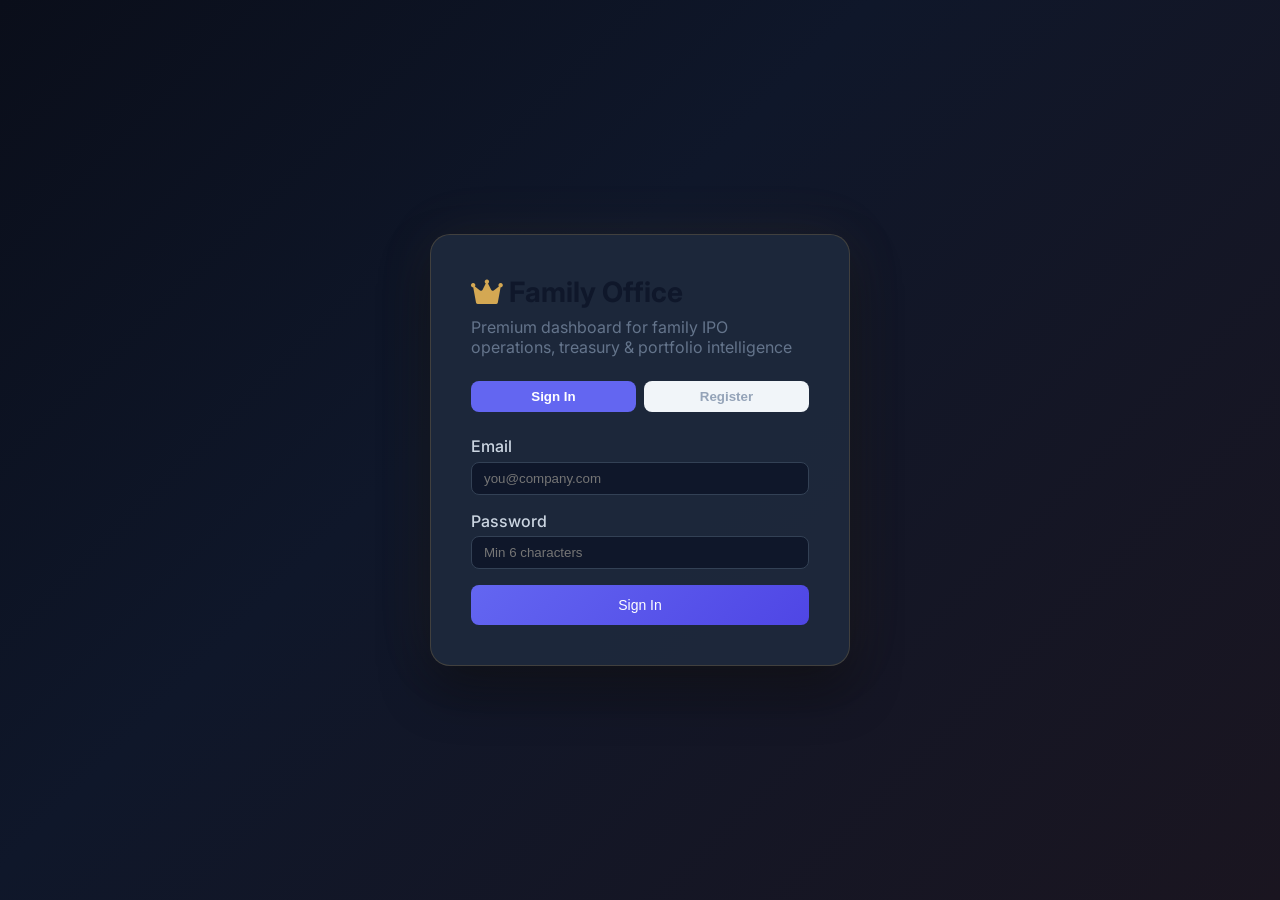
<file: index.html>
<!DOCTYPE html>
<html lang="en">

<head>
    <meta charset="UTF-8">
    <meta name="viewport" content="width=device-width, initial-scale=1.0, viewport-fit=cover">
    <meta name="theme-color" content="#0A0E1A">
    <title>Family Office Dashboard</title>
    <link rel="manifest" href="manifest.webmanifest">
    <link rel="icon" href="icons/icon.svg" type="image/svg+xml">
    <link rel="apple-touch-icon" href="icons/apple-touch-icon.png">
    <meta name="apple-mobile-web-app-capable" content="yes">
    <meta name="apple-mobile-web-app-status-bar-style" content="black-translucent">
    <meta name="apple-mobile-web-app-title" content="IPO Desk">
    <link rel="stylesheet" href="style.css">
    <link rel="stylesheet" href="family-office.css">
    <link rel="stylesheet" href="ipo-centre.css">
    <link rel="stylesheet" href="app-shell.css">
    <link rel="stylesheet" href="theme.css">
    <link rel="stylesheet" href="home.css">
    <style>
        /* Enhanced Dynamic UI Styles */
        .enhanced-dropdown {
            appearance: none;
            background: var(--card-bg);
            border: 2px solid var(--border-color);
            border-radius: 8px;
            padding: 0.5rem;
            font-size: 0.875rem;
            font-weight: 500;
            cursor: pointer;
            transition: all 0.3s ease;
            min-width: 120px;
        }

        .enhanced-dropdown:hover {
            border-color: var(--secondary-color);
            box-shadow: 0 0 0 3px rgba(99, 102, 241, 0.1);
            transform: translateY(-1px);
        }

        .enhanced-dropdown:focus {
            outline: none;
            border-color: var(--secondary-color);
            box-shadow: 0 0 0 3px rgba(99, 102, 241, 0.2);
        }

        .btn-gradient-primary {
            background: linear-gradient(135deg, #6366f1 0%, #4f46e5 100%);
            color: white;
            border: none;
            transition: all 0.3s ease;
        }

        .btn-gradient-primary:hover {
            transform: translateY(-2px);
            box-shadow: 0 8px 15px -3px rgba(99, 102, 241, 0.4);
        }

        .btn-gradient-success {
            background: linear-gradient(135deg, #10b981 0%, #059669 100%);
            color: white;
            border: none;
            transition: all 0.3s ease;
        }

        .btn-gradient-success:hover {
            transform: translateY(-2px);
            box-shadow: 0 8px 15px -3px rgba(16, 185, 129, 0.4);
        }

        .btn-gradient-info {
            background: linear-gradient(135deg, #3b82f6 0%, #2563eb 100%);
            color: white;
            border: none;
            transition: all 0.3s ease;
        }

        .btn-gradient-info:hover {
            transform: translateY(-2px);
            box-shadow: 0 8px 15px -3px rgba(59, 130, 246, 0.4);
        }

        .enhanced-row {
            transition: all 0.3s ease;
        }

        .enhanced-row:hover {
            background: linear-gradient(90deg, rgba(99, 102, 241, 0.05) 0%, transparent 100%);
            transform: translateX(4px);
        }

        /* Enhanced Status Badges with Animations */
        .status-badge {
            transition: all 0.3s ease;
            cursor: pointer;
        }

        .status-badge:hover {
            transform: scale(1.05);
            box-shadow: 0 2px 8px rgba(0, 0, 0, 0.15);
        }

        /* Dynamic Color Animations */
        @keyframes pulse-success {
            0%, 100% { box-shadow: 0 0 0 0 rgba(16, 185, 129, 0.4); }
            50% { box-shadow: 0 0 0 10px rgba(16, 185, 129, 0); }
        }

        @keyframes pulse-warning {
            0%, 100% { box-shadow: 0 0 0 0 rgba(245, 158, 11, 0.4); }
            50% { box-shadow: 0 0 0 10px rgba(245, 158, 11, 0); }
        }

        .pulse-success {
            animation: pulse-success 2s infinite;
        }

        .pulse-warning {
            animation: pulse-warning 2s infinite;
        }
    </style>
    <link
        href="https://fonts.googleapis.com/css2?family=Inter:wght@400;500;600;700&family=Manrope:wght@400;500;600;700&family=Bricolage+Grotesque:opsz,wdth,wght@12..96,75..100,400..800&family=Instrument+Sans:wght@400;500;600;700&display=swap"
        rel="stylesheet">
    <link rel="stylesheet" href="https://cdnjs.cloudflare.com/ajax/libs/font-awesome/6.0.0/css/all.min.css">
</head>

<body>
    <canvas id="particle-canvas"></canvas>
    <div class="app-container">
        <aside class="sidebar" id="sidebar">
            <div class="logo">
                <i class="fas fa-crown"></i> <span>Family Office</span>
            </div>
            <nav aria-label="Main">
                <ul>
                    <li class="fo-nav-section">Today</li>
                    <li class="active" data-view="home"><i class="fas fa-house"></i> <span>Home</span></li>
                    <li data-view="ipo-centre"><i class="fas fa-bolt"></i> <span>IPO Centre</span></li>
                    <li data-view="calendar"><i class="fas fa-calendar-alt"></i> <span>Calendar</span></li>
                    <li class="fo-nav-section">Apply and track</li>
                    <li data-view="allocation"><i class="fas fa-magic"></i> <span>Plan applications</span></li>
                    <li data-view="applications"><i class="fas fa-clipboard-list"></i> <span>Applications by IPO</span></li>
                    <li data-view="kanban"><i class="fas fa-columns"></i> <span>Application board</span></li>
                    <li data-view="allotment"><i class="fas fa-trophy"></i> <span>Allotment</span></li>
                    <li data-view="transfers"><i class="fas fa-exchange-alt"></i> <span>Money transfers</span></li>
                    <li class="fo-nav-section">Family and money</li>
                    <li data-view="investor-master"><i class="fas fa-users"></i> <span>Investors</span></li>
                    <li data-view="bank-master"><i class="fas fa-university"></i> <span>Banks</span></li>
                    <li data-view="treasury"><i class="fas fa-landmark"></i> <span>Treasury</span></li>
                    <li data-view="portfolio"><i class="fas fa-wallet"></i> <span>Portfolio</span></li>
                    <li data-view="wealth"><i class="fas fa-chart-pie"></i> <span>Family wealth</span></li>
                    <li class="fo-nav-section">Insights</li>
                    <li data-view="investor-wise"><i class="fas fa-user-friends"></i> <span>By investor</span></li>
                    <li data-view="bank-wise"><i class="fas fa-building-columns"></i> <span>By bank</span></li>
                    <li data-view="reports"><i class="fas fa-chart-bar"></i> <span>Reports</span></li>
                    <li data-view="advisor"><i class="fas fa-robot"></i> <span>AI Advisor</span></li>
                    <li class="fo-nav-section">Setup</li>
                    <li data-view="ipo-master"><i class="fas fa-building"></i> <span>My IPO list</span></li>
                    <li data-view="audit"><i class="fas fa-history"></i> <span>Activity log</span></li>
                    <li data-view="settings"><i class="fas fa-cog"></i> <span>Settings</span></li>
                </ul>
            </nav>
            <div class="sidebar-toggle" id="sidebar-toggle">
                <i class="fas fa-chevron-left"></i>
            </div>
        </aside>
        <main class="main-content">
            <header class="top-bar">
                <div class="search-bar">
                    <i class="fas fa-search"></i>
                    <input type="text" id="global-search" placeholder="Search investors, IPOs, applications...">
                </div>
                <div class="user-profile" style="display:flex;align-items:center;gap:12px">
                    <span id="fo-live-clock" class="org-badge" style="font-variant-numeric:tabular-nums"></span>
                    <button id="fo-notif-btn" class="btn-icon" title="Alerts" onclick="toggleFONotifications()">
                        <i class="fas fa-bell"></i><span id="fo-notif-badge" style="display:none;position:absolute;top:2px;right:2px;background:#ef4444;color:white;font-size:0.6rem;padding:1px 5px;border-radius:8px"></span>
                    </button>
                    <div id="fo-notif-panel" class="hidden" style="position:absolute;top:60px;right:24px;width:320px;max-height:400px;overflow:auto;background:var(--card-bg);border:1px solid var(--border-color);border-radius:12px;padding:0.75rem;z-index:100;box-shadow:0 12px 40px rgba(0,0,0,0.3)"></div>
                    <select id="fo-org-switcher" class="org-badge" style="cursor:pointer;padding:0.35rem 0.75rem;border-radius:8px;appearance:auto;background:transparent;color:inherit;border:1px solid var(--border-color);display:none"></select>
                    <span id="org-display-name" class="org-badge"></span>
                    <button id="theme-toggle" class="btn-icon"><i class="fas fa-moon"></i></button>
                    <div style="display: flex; align-items: center; gap: 10px;">
                        <div id="user-avatar"
                            style="width: 32px; height: 32px; background: var(--gradient-primary); border-radius: 50%; display: flex; align-items: center; justify-content: center; color: white; font-weight: bold;">
                            U</div>
                        <span id="user-display-name" style="font-weight: 500; color: var(--heading-color);">User</span>
                    </div>
                    <button id="logout-btn" class="btn btn-secondary" style="padding:0.4rem 0.75rem">Logout</button>
                </div>
            </header>
            <div id="content-area">
                <!-- Dynamic Content Loaded Here -->
                <h1>Welcome to IPO Dashboard</h1>
            </div>
        </main>
    </div>
    <script src="particles.js"></script>
    <script src="api-client.js"></script>
    <script src="script.js?v=fo-2026"></script>
    <script src="ipo-saas.js"></script>
    <script src="family-office.js"></script>
    <script src="ipo-centre.js"></script>
    <script src="home.js"></script>
    <script src="app-shell.js"></script>
    <script>
        // Enhanced Helper Functions for Dynamic UI
        
        // Create enhanced status dropdown with emojis
        function createEnhancedStatusDropdown(currentStatus, applicationId, fieldName) {
            const statusOptions = {
                'Applied': { emoji: '⏳', label: 'Applied', color: '#f59e0b', bg: '#fef3c7' },
                'Allotted': { emoji: '✅', label: 'Allotted', color: '#166534', bg: '#dcfce7' },
                'Not Allotted': { emoji: '❌', label: 'Not Allotted', color: '#991b1b', bg: '#fee2e2' }
            };
            
            if (fieldName === 'payment_status') {
                const paymentOptions = {
                    'Pending': { emoji: '⏱️', label: 'Pending', color: '#f59e0b', bg: '#fef3c7' },
                    'Received': { emoji: '💰', label: 'Received', color: '#166534', bg: '#dcfce7' }
                };
                const current = paymentOptions[currentStatus] || paymentOptions['Pending'];
                
                return `
                    <select class="enhanced-dropdown" 
                            style="background: ${current.bg}; color: ${current.color}; border: 2px solid ${current.color}; border-radius: 20px; padding: 0.25rem 0.75rem; font-weight: 600; font-size: 0.75rem; min-width: 120px;"
                            onchange="updateApplicationField(${applicationId}, '${fieldName}', this.value)">
                        ${Object.entries(paymentOptions).map(([value, option]) => 
                            `<option value="${value}" ${value === currentStatus ? 'selected' : ''}>${option.emoji} ${option.label}</option>`
                        ).join('')}
                    </select>
                `;
            }
            
            const current = statusOptions[currentStatus] || statusOptions['Applied'];
            
            return `
                <select class="enhanced-dropdown" 
                        style="background: ${current.bg}; color: ${current.color}; border: 2px solid ${current.color}; border-radius: 20px; padding: 0.25rem 0.75rem; font-weight: 600; font-size: 0.75rem; min-width: 130px;"
                        onchange="updateApplicationField(${applicationId}, '${fieldName}', this.value)">
                    ${Object.entries(statusOptions).map(([value, option]) => 
                        `<option value="${value}" ${value === currentStatus ? 'selected' : ''}>${option.emoji} ${option.label}</option>`
                    ).join('')}
                </select>
            `;
        }
        
        // Create IPO statistics summary cards
        function createIPOStatsSummaryCards() {
            if (!applications || !ipos) return '';
            
            // Calculate overall statistics
            const totalMoneyRequired = applications.reduce((sum, app) => sum + (app.application_amount || 0), 0);
            const moneyBlocked = applications.filter(app => app.status === 'Applied').reduce((sum, app) => sum + (app.application_amount || 0), 0);
            const profitEarned = applications.filter(app => app.status === 'Allotted').reduce((sum, app) => sum + (app.profit || 0), 0);
            const paymentPending = applications.filter(app => app.status === 'Allotted' && app.payment_status === 'Pending').reduce((sum, app) => sum + (app.application_amount || 0), 0);
            
            return `
                <div style="display: grid; grid-template-columns: repeat(4, 1fr); gap: 1.5rem; margin-bottom: 2rem;">
                    <div style="background: linear-gradient(135deg, #3b82f6 0%, #1d4ed8 100%); color: white; padding: 1.5rem; border-radius: 16px; box-shadow: 0 4px 6px -1px rgba(59, 130, 246, 0.3); transition: transform 0.3s ease; cursor: pointer;" onmouseover="this.style.transform='translateY(-4px)'" onmouseout="this.style.transform='translateY(0)'">
                        <div style="display: flex; align-items: center; gap: 0.75rem; margin-bottom: 0.5rem;">
                            <i class="fas fa-wallet" style="font-size: 1.5rem;"></i>
                            <span style="font-size: 0.875rem; opacity: 0.9;">Money Required</span>
                        </div>
                        <div style="font-size: 1.75rem; font-weight: 700;">${formatCurrency(totalMoneyRequired)}</div>
                    </div>
                    
                    <div style="background: linear-gradient(135deg, #f59e0b 0%, #d97706 100%); color: white; padding: 1.5rem; border-radius: 16px; box-shadow: 0 4px 6px -1px rgba(245, 158, 11, 0.3); transition: transform 0.3s ease; cursor: pointer;" onmouseover="this.style.transform='translateY(-4px)'" onmouseout="this.style.transform='translateY(0)'">
                        <div style="display: flex; align-items: center; gap: 0.75rem; margin-bottom: 0.5rem;">
                            <i class="fas fa-lock" style="font-size: 1.5rem;"></i>
                            <span style="font-size: 0.875rem; opacity: 0.9;">Money Blocked</span>
                        </div>
                        <div style="font-size: 1.75rem; font-weight: 700;">${formatCurrency(moneyBlocked)}</div>
                    </div>
                    
                    <div style="background: linear-gradient(135deg, #10b981 0%, #059669 100%); color: white; padding: 1.5rem; border-radius: 16px; box-shadow: 0 4px 6px -1px rgba(16, 185, 129, 0.3); transition: transform 0.3s ease; cursor: pointer;" onmouseover="this.style.transform='translateY(-4px)'" onmouseout="this.style.transform='translateY(0)'">
                        <div style="display: flex; align-items: center; gap: 0.75rem; margin-bottom: 0.5rem;">
                            <i class="fas fa-chart-line" style="font-size: 1.5rem;"></i>
                            <span style="font-size: 0.875rem; opacity: 0.9;">Profit Earned</span>
                        </div>
                        <div style="font-size: 1.75rem; font-weight: 700;">${formatCurrency(profitEarned)}</div>
                    </div>
                    
                    <div style="background: linear-gradient(135deg, #ef4444 0%, #dc2626 100%); color: white; padding: 1.5rem; border-radius: 16px; box-shadow: 0 4px 6px -1px rgba(239, 68, 68, 0.3); transition: transform 0.3s ease; cursor: pointer;" onmouseover="this.style.transform='translateY(-4px)'" onmouseout="this.style.transform='translateY(0)'">
                        <div style="display: flex; align-items: center; gap: 0.75rem; margin-bottom: 0.5rem;">
                            <i class="fas fa-clock" style="font-size: 1.5rem;"></i>
                            <span style="font-size: 0.875rem; opacity: 0.9;">Payment Pending</span>
                        </div>
                        <div style="font-size: 1.75rem; font-weight: 700;">${formatCurrency(paymentPending)}</div>
                    </div>
                </div>
            `;
        }
    </script>
</body>

</html>
</file>
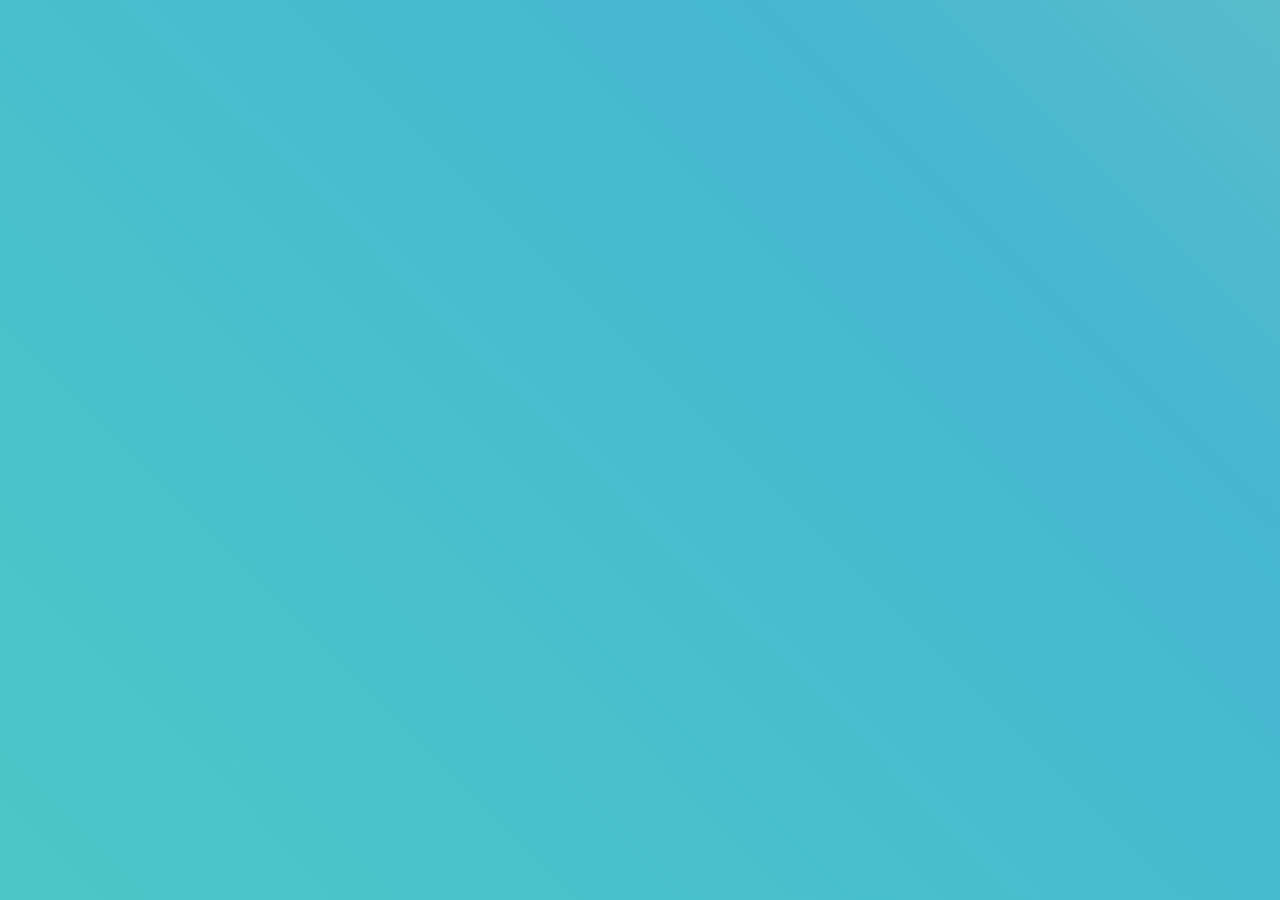
<file: attractive_dashboard.html>
<!DOCTYPE html>
<html lang="en">
<head>
    <meta charset="UTF-8">
    <meta name="viewport" content="width=device-width, initial-scale=1.0">
    <title>IPO Dashboard - Attractive & Dynamic</title>
    <link href="https://cdnjs.cloudflare.com/ajax/libs/font-awesome/6.0.0/css/all.min.css" rel="stylesheet">
    <style>
        * {
            margin: 0;
            padding: 0;
            box-sizing: border-box;
        }

        body {
            font-family: 'Segoe UI', Tahoma, Geneva, Verdana, sans-serif;
            background: linear-gradient(45deg, #ff6b6b, #4ecdc4, #45b7d1, #96ceb4, #feca57);
            background-size: 400% 400%;
            animation: gradientShift 15s ease infinite;
            min-height: 100vh;
            color: #333;
        }

        @keyframes gradientShift {
            0% { background-position: 0% 50%; }
            50% { background-position: 100% 50%; }
            100% { background-position: 0% 50%; }
        }

        .container {
            max-width: 1500px;
            margin: 0 auto;
            padding: 20px;
        }

        .header {
            background: rgba(255, 255, 255, 0.95);
            backdrop-filter: blur(15px);
            border-radius: 25px;
            padding: 30px;
            margin-bottom: 25px;
            box-shadow: 0 15px 50px rgba(0, 0, 0, 0.1);
            position: relative;
            overflow: hidden;
        }

        .header::before {
            content: '';
            position: absolute;
            top: -50%;
            left: -50%;
            width: 200%;
            height: 200%;
            background: linear-gradient(45deg, transparent, rgba(102, 126, 234, 0.1), transparent);
            animation: shimmer 3s linear infinite;
        }

        @keyframes shimmer {
            0% { transform: translateX(-100%) translateY(-100%) rotate(45deg); }
            100% { transform: translateX(100%) translateY(100%) rotate(45deg); }
        }

        .header h1 {
            color: #2d3748;
            font-size: 3rem;
            margin-bottom: 15px;
            display: flex;
            align-items: center;
            gap: 20px;
            position: relative;
            z-index: 1;
        }

        .header p {
            color: #4a5568;
            font-size: 1.2rem;
            position: relative;
            z-index: 1;
        }

        .tabs {
            display: flex;
            gap: 15px;
            margin-bottom: 25px;
            justify-content: center;
        }

        .tab {
            background: rgba(255, 255, 255, 0.9);
            border: none;
            padding: 15px 30px;
            border-radius: 50px;
            cursor: pointer;
            font-weight: 700;
            font-size: 1rem;
            transition: all 0.4s cubic-bezier(0.175, 0.885, 0.32, 1.275);
            box-shadow: 0 8px 25px rgba(0, 0, 0, 0.1);
            position: relative;
            overflow: hidden;
        }

        .tab::before {
            content: '';
            position: absolute;
            top: 0;
            left: -100%;
            width: 100%;
            height: 100%;
            background: linear-gradient(90deg, transparent, rgba(255, 255, 255, 0.4), transparent);
            transition: left 0.5s;
        }

        .tab:hover::before {
            left: 100%;
        }        .ta
b.active {
            background: linear-gradient(135deg, #667eea 0%, #764ba2 100%);
            color: white;
            transform: translateY(-5px) scale(1.05);
            box-shadow: 0 15px 40px rgba(102, 126, 234, 0.4);
        }

        .tab:hover {
            transform: translateY(-3px) scale(1.02);
            box-shadow: 0 12px 35px rgba(0, 0, 0, 0.2);
        }

        .content {
            background: rgba(255, 255, 255, 0.95);
            backdrop-filter: blur(15px);
            border-radius: 25px;
            padding: 35px;
            box-shadow: 0 15px 50px rgba(0, 0, 0, 0.1);
            position: relative;
            overflow: hidden;
        }

        /* Geometric Shapes */
        .diamond-card {
            background: linear-gradient(135deg, #ff6b6b 0%, #ee5a24 100%);
            transform: rotate(45deg);
            border-radius: 15px;
            padding: 20px;
            margin: 20px;
            color: white;
            box-shadow: 0 10px 30px rgba(255, 107, 107, 0.3);
            position: relative;
        }

        .diamond-content {
            transform: rotate(-45deg);
            text-align: center;
        }

        .hexagon-card {
            width: 200px;
            height: 200px;
            background: linear-gradient(135deg, #4ecdc4 0%, #44a08d 100%);
            margin: 20px;
            position: relative;
            border-radius: 20px;
            display: flex;
            align-items: center;
            justify-content: center;
            color: white;
            font-weight: 700;
            box-shadow: 0 10px 30px rgba(78, 205, 196, 0.3);
            transition: all 0.3s ease;
        }

        .hexagon-card:hover {
            transform: rotate(5deg) scale(1.05);
        }

        .square-card {
            background: linear-gradient(135deg, #feca57 0%, #ff9ff3 100%);
            border-radius: 20px;
            padding: 25px;
            margin: 15px;
            color: white;
            box-shadow: 0 10px 30px rgba(254, 202, 87, 0.3);
            transition: all 0.3s ease;
            position: relative;
            overflow: hidden;
        }

        .square-card::before {
            content: '';
            position: absolute;
            top: -50%;
            left: -50%;
            width: 200%;
            height: 200%;
            background: linear-gradient(45deg, transparent, rgba(255, 255, 255, 0.1), transparent);
            animation: rotate 4s linear infinite;
        }

        @keyframes rotate {
            0% { transform: rotate(0deg); }
            100% { transform: rotate(360deg); }
        }

        .circle-card {
            width: 180px;
            height: 180px;
            background: linear-gradient(135deg, #a8edea 0%, #fed6e3 100%);
            border-radius: 50%;
            display: flex;
            flex-direction: column;
            align-items: center;
            justify-content: center;
            color: #2d3748;
            font-weight: 700;
            box-shadow: 0 10px 30px rgba(168, 237, 234, 0.3);
            transition: all 0.3s ease;
            margin: 15px;
        }

        .circle-card:hover {
            transform: scale(1.1) rotate(10deg);
        }

        .stats-grid {
            display: grid;
            grid-template-columns: repeat(auto-fit, minmax(220px, 1fr));
            gap: 20px;
            margin-bottom: 30px;
        }

        .stat-card {
            background: linear-gradient(135deg, #667eea 0%, #764ba2 100%);
            color: white;
            padding: 25px;
            border-radius: 20px;
            text-align: center;
            box-shadow: 0 10px 30px rgba(102, 126, 234, 0.3);
            transition: all 0.3s ease;
            position: relative;
            overflow: hidden;
        }

        .stat-card:hover {
            transform: translateY(-8px) rotate(2deg);
            box-shadow: 0 20px 50px rgba(102, 126, 234, 0.4);
        }

        .stat-card::after {
            content: '';
            position: absolute;
            top: 10px;
            right: 10px;
            width: 40px;
            height: 40px;
            background: rgba(255, 255, 255, 0.2);
            border-radius: 50%;
        }
</file>
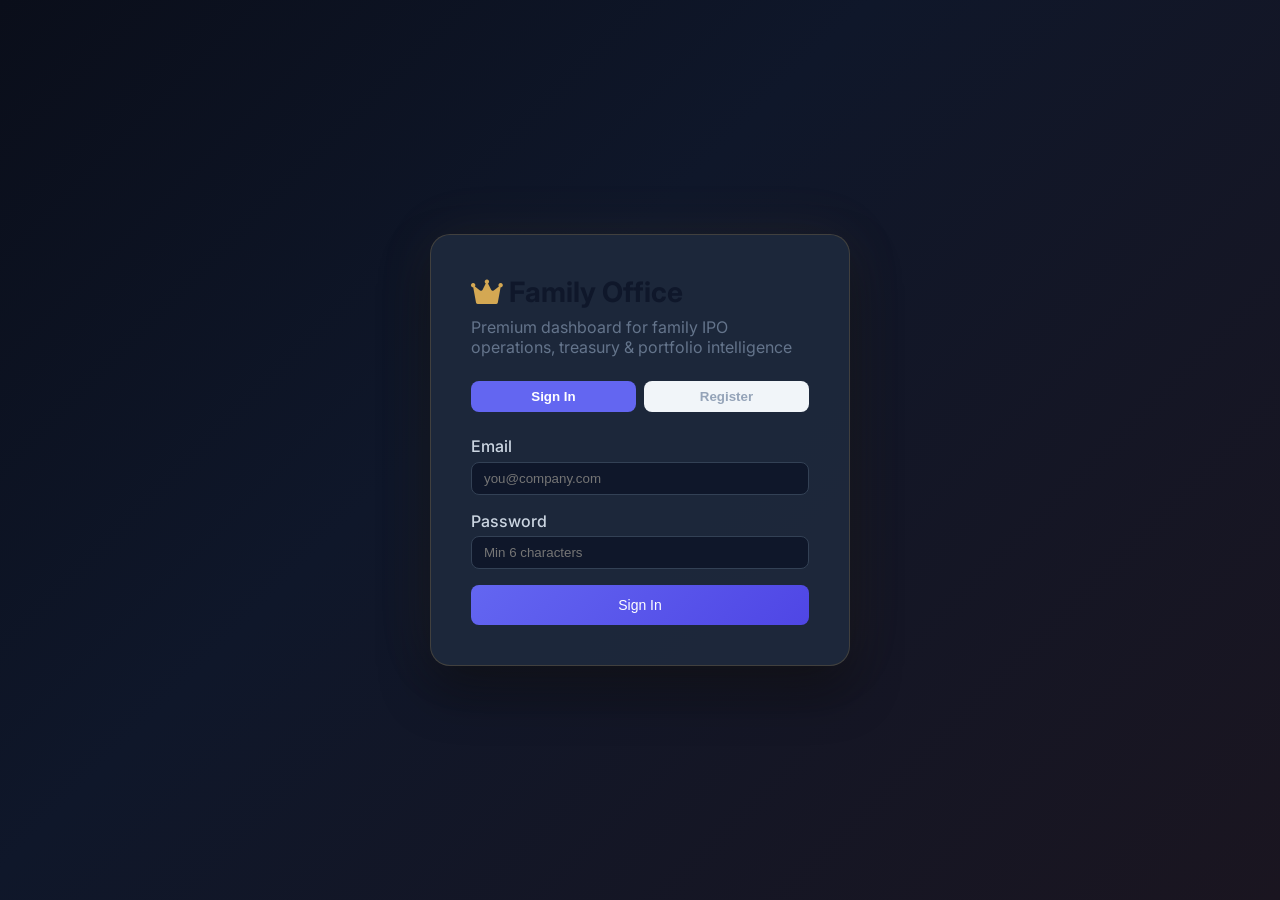
<file: login.html>
<!DOCTYPE html>
<html lang="en">
<head>
    <meta charset="UTF-8">
    <meta name="viewport" content="width=device-width, initial-scale=1.0">
    <title>Family Office Dashboard — Sign In</title>
    <link rel="manifest" href="manifest.webmanifest">
    <link rel="icon" href="icons/icon.svg" type="image/svg+xml">
    <link rel="apple-touch-icon" href="icons/apple-touch-icon.png">
    <meta name="apple-mobile-web-app-capable" content="yes">
    <meta name="apple-mobile-web-app-status-bar-style" content="black-translucent">
    <meta name="apple-mobile-web-app-title" content="IPO Desk">
    <link rel="stylesheet" href="style.css">
    <link href="https://fonts.googleapis.com/css2?family=Inter:wght@400;500;600;700&display=swap" rel="stylesheet">
    <link rel="stylesheet" href="https://cdnjs.cloudflare.com/ajax/libs/font-awesome/6.0.0/css/all.min.css">
    <style>
        .auth-page {
            min-height: 100vh;
            display: flex;
            align-items: center;
            justify-content: center;
            background: linear-gradient(135deg, #0a0e1a 0%, #0f172a 40%, #1a1520 100%);
            padding: 2rem;
        }
        .auth-card {
            background: rgba(30, 41, 59, 0.95);
            border: 1px solid rgba(212, 168, 83, 0.2);
            border-radius: 20px;
            padding: 2.5rem;
            width: 100%;
            max-width: 420px;
            box-shadow: 0 25px 50px rgba(0,0,0,0.4), 0 0 60px rgba(212, 168, 83, 0.08);
        }
        .auth-card h1 { color: #f1f5f9; }
        .auth-card p { color: #94a3b8; }
        .auth-card label { color: #cbd5e1; }
        .auth-card input { background: #0f172a; border-color: #334155; color: #f1f5f9; }
        .tabs button { background: #1e293b; color: #94a3b8; }
        .tabs button.active { background: linear-gradient(135deg, #d4a853, #b8860b); color: #0a0e1a; }
        .auth-card h1 { color: #0f172a; margin-bottom: 0.5rem; font-size: 1.75rem; }
        .auth-card p { color: #64748b; margin-bottom: 1.5rem; }
        .tabs { display: flex; gap: 0.5rem; margin-bottom: 1.5rem; }
        .tabs button {
            flex: 1;
            padding: 0.5rem;
            border: none;
            background: #f1f5f9;
            border-radius: 8px;
            cursor: pointer;
            font-weight: 600;
        }
        .tabs button.active { background: #6366f1; color: white; }
        .auth-error { color: #ef4444; font-size: 0.875rem; margin-bottom: 1rem; display: none; }
    </style>
</head>
<body>
    <div class="auth-page">
        <div class="auth-card">
            <h1><i class="fas fa-crown" style="color:#d4a853"></i> Family Office</h1>
            <p>Premium dashboard for family IPO operations, treasury &amp; portfolio intelligence</p>
            <div class="tabs">
                <button type="button" id="tab-login" class="active">Sign In</button>
                <button type="button" id="tab-register">Register</button>
            </div>
            <div id="auth-error" class="auth-error"></div>
            <div id="auth-success" class="auth-error" style="color:#059669;display:none"></div>
            <form id="auth-form">
                <div class="form-group" id="org-name-group" style="display:none">
                    <label>Workspace Name</label>
                    <input type="text" id="organization_name" placeholder="My IPO Desk">
                </div>
                <div class="form-group" id="full-name-group" style="display:none">
                    <label>Full Name</label>
                    <input type="text" id="full_name" placeholder="Your name">
                </div>
                <div class="form-group">
                    <label>Email</label>
                    <input type="email" id="email" required placeholder="you@company.com">
                </div>
                <div class="form-group">
                    <label>Password</label>
                    <input type="password" id="password" required minlength="6" placeholder="Min 6 characters">
                </div>
                <button type="submit" class="btn btn-primary" style="width:100%;justify-content:center;padding:0.75rem">
                    <span id="submit-label">Sign In</span>
                </button>
            </form>
            <p id="resend-block" style="display:none;margin-top:1rem;font-size:0.875rem;text-align:center">
                Didn't get the email?
                <a href="#" id="resend-link" style="color:#6366f1">Resend verification</a>
            </p>
        </div>
    </div>
    <script src="api-client.js"></script>
    <script>
        let mode = 'login';
        const tabLogin = document.getElementById('tab-login');
        const tabRegister = document.getElementById('tab-register');
        const orgGroup = document.getElementById('org-name-group');
        const nameGroup = document.getElementById('full-name-group');
        const errEl = document.getElementById('auth-error');
        const okEl = document.getElementById('auth-success');
        const resendBlock = document.getElementById('resend-block');
        const submitLabel = document.getElementById('submit-label');
        let lastEmail = '';

        if (getToken()) window.location.href = '/';

        if (new URLSearchParams(location.search).get('verified') === '1') {
            okEl.textContent = 'Email verified! You can sign in now.';
            okEl.style.display = 'block';
        }

        document.getElementById('resend-link').onclick = async (e) => {
            e.preventDefault();
            const email = document.getElementById('email').value.trim() || lastEmail;
            if (!email) { errEl.textContent = 'Enter your email first'; errEl.style.display = 'block'; return; }
            await fetch('/api/auth/resend-verification', {
                method: 'POST',
                headers: { 'Content-Type': 'application/json' },
                body: JSON.stringify({ email }),
            });
            okEl.textContent = 'Verification email sent (check console in dev mode).';
            okEl.style.display = 'block';
        };

        function setMode(m) {
            mode = m;
            tabLogin.classList.toggle('active', m === 'login');
            tabRegister.classList.toggle('active', m === 'register');
            orgGroup.style.display = m === 'register' ? 'block' : 'none';
            nameGroup.style.display = m === 'register' ? 'block' : 'none';
            submitLabel.textContent = m === 'login' ? 'Sign In' : 'Create Workspace';
        }

        tabLogin.onclick = () => setMode('login');
        tabRegister.onclick = () => setMode('register');

        document.getElementById('auth-form').onsubmit = async (e) => {
            e.preventDefault();
            errEl.style.display = 'none';
            okEl.style.display = 'none';
            resendBlock.style.display = 'none';
            const email = document.getElementById('email').value.trim();
            lastEmail = email;
            const password = document.getElementById('password').value;
            const path = mode === 'login' ? '/api/auth/login' : '/api/auth/register';
            const body = { email, password };
            if (mode === 'register') {
                body.full_name = document.getElementById('full_name').value.trim();
                body.organization_name = document.getElementById('organization_name').value.trim() || 'My IPO Workspace';
            }
            try {
                const res = await fetch(path, {
                    method: 'POST',
                    headers: { 'Content-Type': 'application/json' },
                    body: JSON.stringify(body),
                });
                const data = await res.json();
                if (!res.ok) {
                    errEl.textContent = data.error || 'Authentication failed';
                    errEl.style.display = 'block';
                    if (data.code === 'email_not_verified') resendBlock.style.display = 'block';
                    return;
                }
                if (data.requires_verification) {
                    okEl.textContent = data.message || 'Check your email to verify your account.';
                    okEl.style.display = 'block';
                    resendBlock.style.display = 'block';
                    setMode('login');
                    return;
                }
                saveSession(data);
                window.location.href = '/';
            } catch (err) {
                errEl.textContent = 'Cannot reach server. Run: python app.py';
                errEl.style.display = 'block';
            }
        };
    </script>
</body>
</html>
</file>
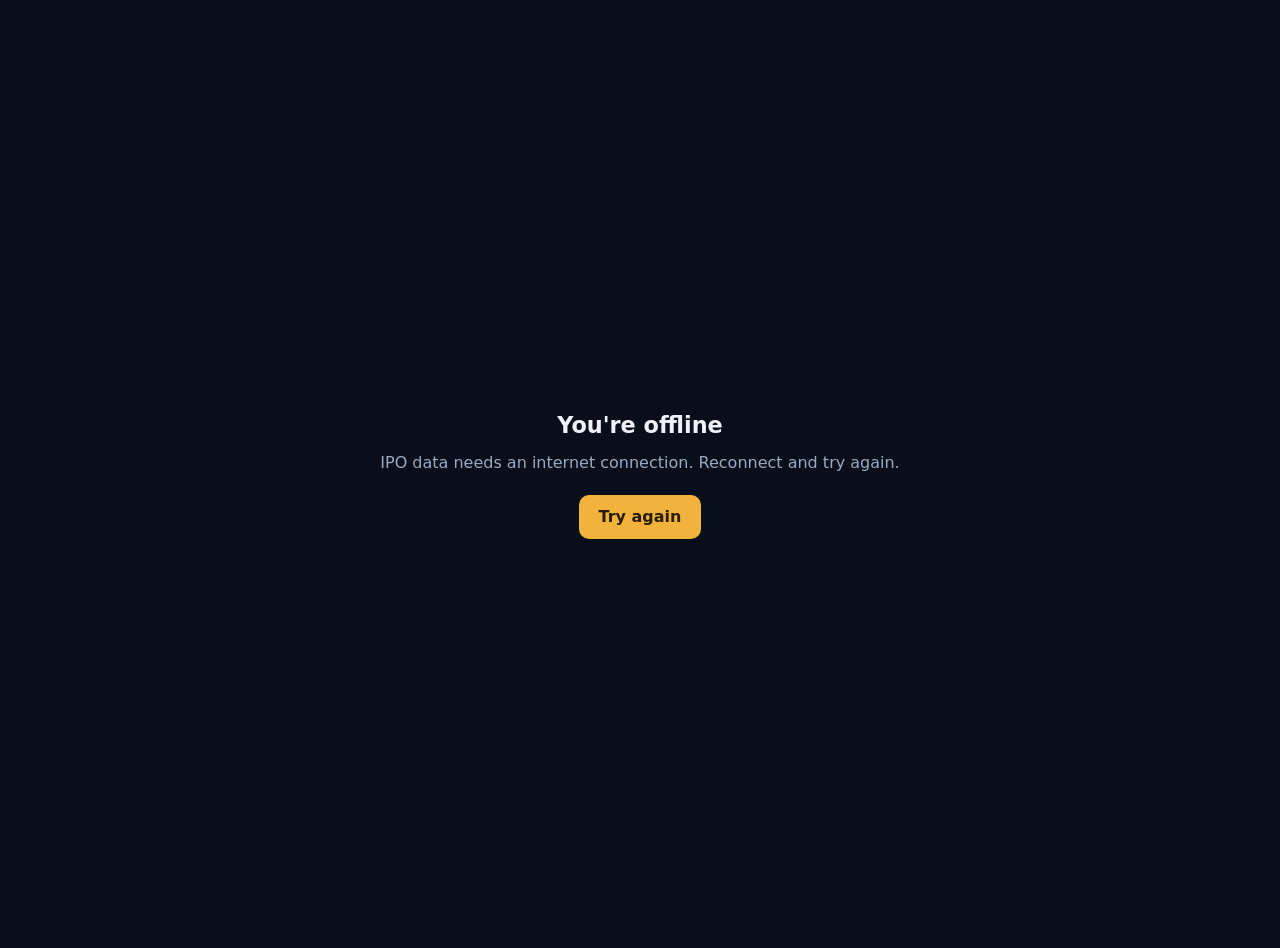
<file: offline.html>
<!doctype html><html lang="en"><head><meta charset="utf-8"><meta name="viewport" content="width=device-width, initial-scale=1">
<title>Offline</title><style>
body{margin:0;min-height:100vh;display:grid;place-items:center;background:#0A0E1A;color:#EEF2F8;font:16px/1.5 system-ui,sans-serif;padding:24px;text-align:center}
h1{font-size:1.4rem;margin:0 0 .5rem} p{color:#9AABC2;margin:0 0 1.25rem} button{font:600 1rem system-ui;background:#F2B33D;color:#2A1C00;border:0;border-radius:10px;padding:.8rem 1.2rem}
</style></head><body><div><h1>You're offline</h1><p>IPO data needs an internet connection. Reconnect and try again.</p><button onclick="location.reload()">Try again</button></div></body></html>
</file>
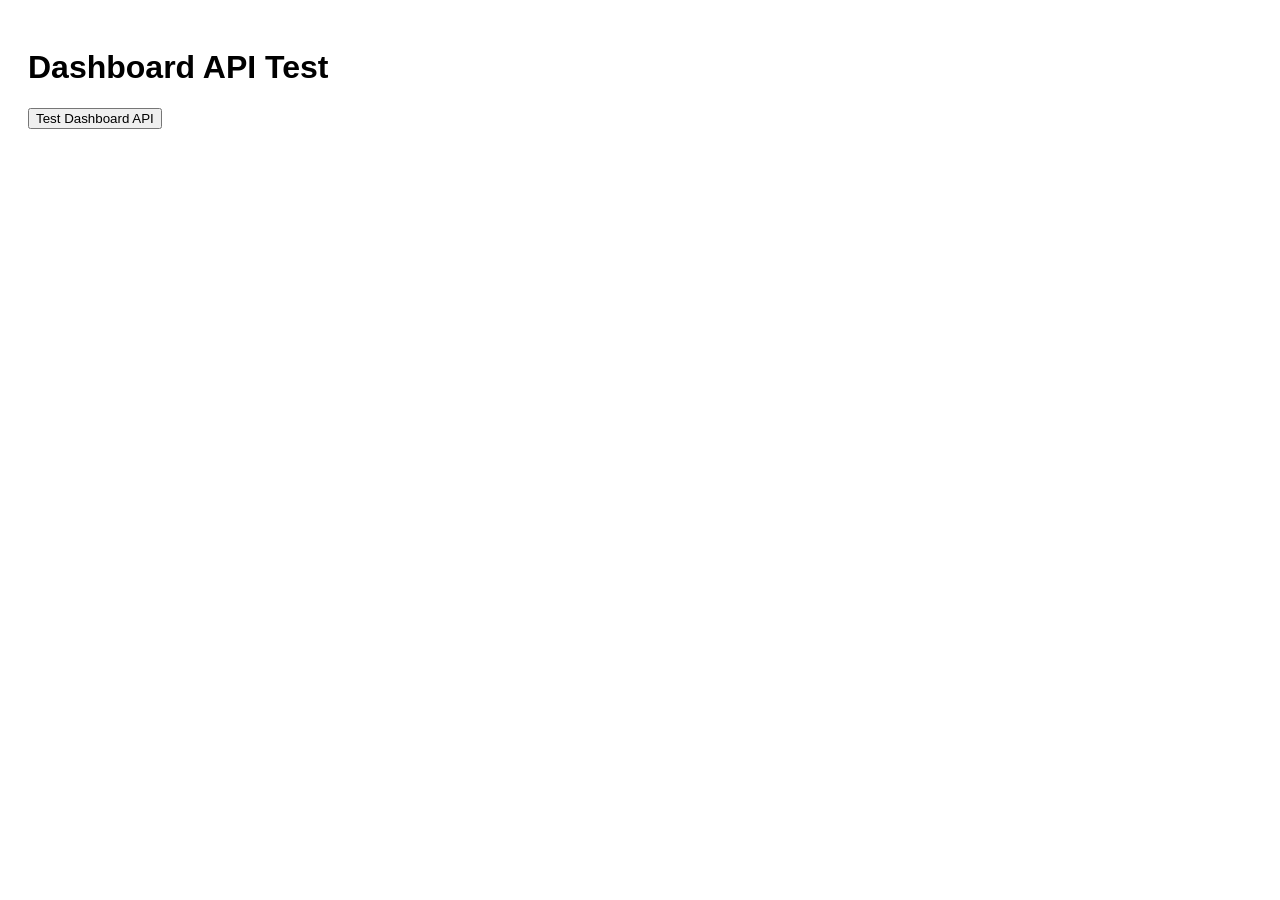
<file: test-dashboard.html>
<!DOCTYPE html>
<html>
<head>
    <title>Dashboard Test</title>
    <style>
        body { font-family: Arial; padding: 20px; }
        .success { color: green; }
        .error { color: red; }
    </style>
</head>
<body>
    <h1>Dashboard API Test</h1>
    <button onclick="testDashboard()">Test Dashboard API</button>
    <div id="result"></div>

    <script>
        async function testDashboard() {
            const resultDiv = document.getElementById('result');
            resultDiv.innerHTML = 'Testing...';
            
            try {
                const response = await fetch('http://127.0.0.1:5001/api/dashboard/summary');
                
                if (!response.ok) {
                    resultDiv.innerHTML = `<p class="error">❌ API Error: ${response.status} ${response.statusText}</p>`;
                    return;
                }
                
                const data = await response.json();
                resultDiv.innerHTML = `
                    <h2 class="success">✅ Dashboard API Working!</h2>
                    <pre>${JSON.stringify(data, null, 2)}</pre>
                    <p><strong>The dashboard should display these values.</strong></p>
                `;
            } catch (error) {
                resultDiv.innerHTML = `<p class="error">❌ Connection Error: ${error.message}</p>
                    <p>Make sure backend is running: <code>python app.py</code></p>`;
            }
        }
    </script>
</body>
</html>
</file>
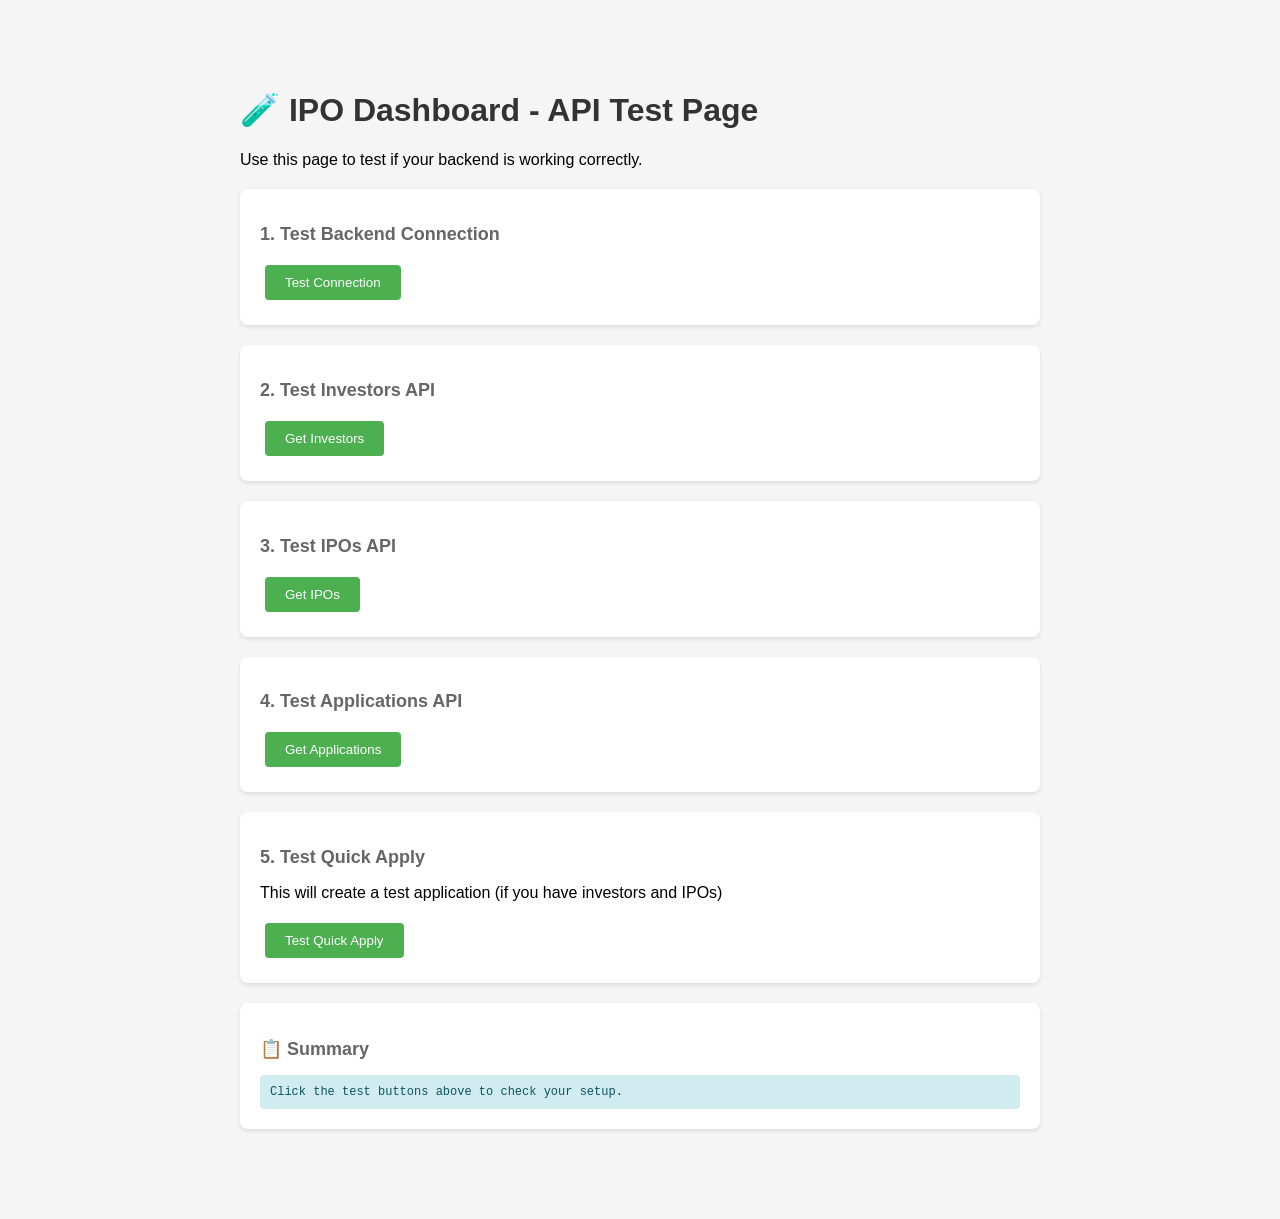
<file: test-demo.html>
<!DOCTYPE html>
<html lang="en">
<head>
    <meta charset="UTF-8">
    <meta name="viewport" content="width=device-width, initial-scale=1.0">
    <title>IPO Dashboard - Test Page</title>
    <style>
        body {
            font-family: Arial, sans-serif;
            max-width: 800px;
            margin: 50px auto;
            padding: 20px;
            background: #f5f5f5;
        }
        .test-section {
            background: white;
            padding: 20px;
            margin: 20px 0;
            border-radius: 8px;
            box-shadow: 0 2px 4px rgba(0,0,0,0.1);
        }
        .test-button {
            background: #4CAF50;
            color: white;
            border: none;
            padding: 10px 20px;
            border-radius: 4px;
            cursor: pointer;
            margin: 5px;
        }
        .test-button:hover {
            background: #45a049;
        }
        .result {
            margin-top: 10px;
            padding: 10px;
            border-radius: 4px;
            font-family: monospace;
            font-size: 12px;
        }
        .success {
            background: #d4edda;
            color: #155724;
        }
        .error {
            background: #f8d7da;
            color: #721c24;
        }
        .info {
            background: #d1ecf1;
            color: #0c5460;
        }
        h1 {
            color: #333;
        }
        h2 {
            color: #666;
            font-size: 18px;
        }
    </style>
</head>
<body>
    <h1>🧪 IPO Dashboard - API Test Page</h1>
    <p>Use this page to test if your backend is working correctly.</p>

    <div class="test-section">
        <h2>1. Test Backend Connection</h2>
        <button class="test-button" onclick="testBackend()">Test Connection</button>
        <div id="backend-result" class="result" style="display:none;"></div>
    </div>

    <div class="test-section">
        <h2>2. Test Investors API</h2>
        <button class="test-button" onclick="testInvestors()">Get Investors</button>
        <div id="investors-result" class="result" style="display:none;"></div>
    </div>

    <div class="test-section">
        <h2>3. Test IPOs API</h2>
        <button class="test-button" onclick="testIPOs()">Get IPOs</button>
        <div id="ipos-result" class="result" style="display:none;"></div>
    </div>

    <div class="test-section">
        <h2>4. Test Applications API</h2>
        <button class="test-button" onclick="testApplications()">Get Applications</button>
        <div id="applications-result" class="result" style="display:none;"></div>
    </div>

    <div class="test-section">
        <h2>5. Test Quick Apply</h2>
        <p>This will create a test application (if you have investors and IPOs)</p>
        <button class="test-button" onclick="testQuickApply()">Test Quick Apply</button>
        <div id="quickapply-result" class="result" style="display:none;"></div>
    </div>

    <div class="test-section">
        <h2>📋 Summary</h2>
        <div id="summary" class="result info">
            Click the test buttons above to check your setup.
        </div>
    </div>

    <script>
        const API_BASE = 'http://127.0.0.1:5001/api';
        let testResults = {
            backend: false,
            investors: false,
            ipos: false,
            applications: false
        };

        function showResult(elementId, message, isSuccess) {
            const element = document.getElementById(elementId);
            element.style.display = 'block';
            element.className = 'result ' + (isSuccess ? 'success' : 'error');
            element.textContent = message;
            updateSummary();
        }

        function updateSummary() {
            const summary = document.getElementById('summary');
            const passed = Object.values(testResults).filter(v => v).length;
            const total = Object.keys(testResults).length;
            
            if (passed === total) {
                summary.className = 'result success';
                summary.innerHTML = `✅ All tests passed! (${passed}/${total})<br>Your backend is working correctly. You can now use the main application.`;
            } else {
                summary.className = 'result info';
                summary.innerHTML = `Tests passed: ${passed}/${total}<br>Complete all tests to verify your setup.`;
            }
        }

        async function testBackend() {
            try {
                const response = await fetch(`${API_BASE}/investors`);
                if (response.ok) {
                    testResults.backend = true;
                    showResult('backend-result', '✅ Backend is running and accessible!', true);
                } else {
                    testResults.backend = false;
                    showResult('backend-result', `❌ Backend responded with status: ${response.status}`, false);
                }
            } catch (error) {
                testResults.backend = false;
                showResult('backend-result', `❌ Cannot connect to backend: ${error.message}`, false);
            }
        }

        async function testInvestors() {
            try {
                const response = await fetch(`${API_BASE}/investors`);
                const data = await response.json();
                testResults.investors = true;
                showResult('investors-result', `✅ Found ${data.length} investors\n${JSON.stringify(data, null, 2)}`, true);
            } catch (error) {
                testResults.investors = false;
                showResult('investors-result', `❌ Error: ${error.message}`, false);
            }
        }

        async function testIPOs() {
            try {
                const response = await fetch(`${API_BASE}/ipos`);
                const data = await response.json();
                testResults.ipos = true;
                showResult('ipos-result', `✅ Found ${data.length} IPOs\n${JSON.stringify(data, null, 2)}`, true);
            } catch (error) {
                testResults.ipos = false;
                showResult('ipos-result', `❌ Error: ${error.message}`, false);
            }
        }

        async function testApplications() {
            try {
                const response = await fetch(`${API_BASE}/applications`);
                const data = await response.json();
                testResults.applications = true;
                showResult('applications-result', `✅ Found ${data.length} applications\n${JSON.stringify(data, null, 2)}`, true);
            } catch (error) {
                testResults.applications = false;
                showResult('applications-result', `❌ Error: ${error.message}`, false);
            }
        }

        async function testQuickApply() {
            try {
                // First get investors and IPOs
                const [investorsRes, iposRes] = await Promise.all([
                    fetch(`${API_BASE}/investors`),
                    fetch(`${API_BASE}/ipos`)
                ]);
                
                const investors = await investorsRes.json();
                const ipos = await iposRes.json();
                
                if (investors.length === 0) {
                    showResult('quickapply-result', '❌ No investors found. Please add investors first.', false);
                    return;
                }
                
                if (ipos.length === 0) {
                    showResult('quickapply-result', '❌ No IPOs found. Please add IPOs first.', false);
                    return;
                }
                
                // Create test application
                const testInvestor = investors[0];
                const testIPO = ipos[0];
                const amount = testIPO.num_shares * testIPO.purchase_price_per_share;
                
                const response = await fetch(`${API_BASE}/applications`, {
                    method: 'POST',
                    headers: { 'Content-Type': 'application/json' },
                    body: JSON.stringify({
                        investor_id: testInvestor.id,
                        ipo_id: testIPO.id,
                        application_amount: amount,
                        status: 'Applied',
                        payment_status: 'Pending',
                        bank_name: testInvestor.upi || 'TEST_UPI'
                    })
                });
                
                if (response.ok) {
                    showResult('quickapply-result', `✅ Test application created successfully!\nInvestor: ${testInvestor.name}\nIPO: ${testIPO.ipo_name}\nAmount: ₹${amount}`, true);
                } else {
                    const error = await response.text();
                    showResult('quickapply-result', `❌ Failed to create application: ${error}`, false);
                }
            } catch (error) {
                showResult('quickapply-result', `❌ Error: ${error.message}`, false);
            }
        }
    </script>
</body>
</html>
</file>
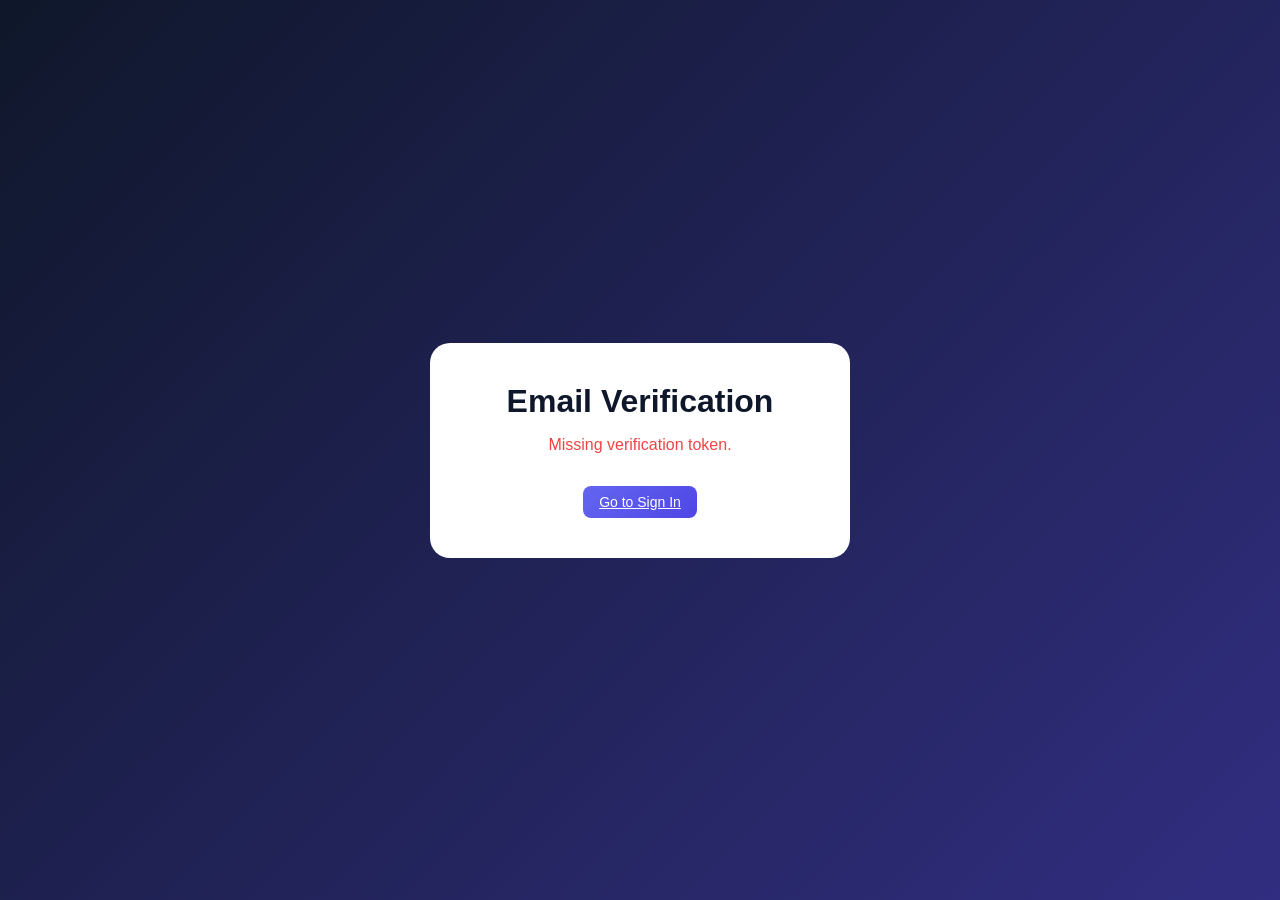
<file: verify.html>
<!DOCTYPE html>
<html lang="en">
<head>
    <meta charset="UTF-8">
    <meta name="viewport" content="width=device-width, initial-scale=1.0">
    <title>Verify Email — IPO Control</title>
    <link rel="stylesheet" href="style.css">
    <style>
        .auth-page { min-height: 100vh; display: flex; align-items: center; justify-content: center;
            background: linear-gradient(135deg, #0f172a, #312e81); padding: 2rem; }
        .auth-card { background: white; border-radius: 20px; padding: 2.5rem; max-width: 420px; width: 100%; text-align: center; }
        .auth-card h1 { color: #0f172a; margin-bottom: 1rem; }
        .msg { color: #64748b; margin: 1rem 0; }
        .success { color: #059669; }
        .error { color: #ef4444; }
    </style>
</head>
<body>
    <div class="auth-page">
        <div class="auth-card">
            <h1><i class="fas fa-envelope-circle-check" style="color:#6366f1"></i> Email Verification</h1>
            <p id="status" class="msg">Verifying...</p>
            <a href="/login.html" class="btn btn-primary" style="display:inline-block;margin-top:1rem">Go to Sign In</a>
        </div>
    </div>
    <script>
        const params = new URLSearchParams(window.location.search);
        const token = params.get('token');
        const statusEl = document.getElementById('status');

        if (!token) {
            statusEl.textContent = 'Missing verification token.';
            statusEl.className = 'msg error';
        } else {
            fetch('/api/auth/verify-email', {
                method: 'POST',
                headers: { 'Content-Type': 'application/json' },
                body: JSON.stringify({ token }),
            })
                .then(r => r.json().then(d => ({ ok: r.ok, d })))
                .then(({ ok, d }) => {
                    statusEl.textContent = ok ? d.message : (d.error || 'Verification failed');
                    statusEl.className = ok ? 'msg success' : 'msg error';
                })
                .catch(() => {
                    statusEl.textContent = 'Server unreachable.';
                    statusEl.className = 'msg error';
                });
        }
    </script>
</body>
</html>
</file>
<file: style.css>
:root {
    --primary-color: #6366f1;
    --secondary-color: #4f46e5;
    --success-color: #10b981;
    --warning-color: #f59e0b;
    --danger-color: #ef4444;
    --bg-color: #f1f5f9;
    --card-bg: #ffffff;
    --text-color: #64748b;
    --heading-color: #0f172a;
    --border-color: #e2e8f0;
    --gradient-primary: linear-gradient(135deg, #6366f1 0%, #4f46e5 100%);
    --sidebar-width: 260px;
}

body.dark-mode {
    --bg-color: #0f172a;
    --card-bg: #1e293b;
    --text-color: #94a3b8;
    --heading-color: #f1f5f9;
    --border-color: #334155;
}

* { box-sizing: border-box; margin: 0; padding: 0; }

body {
    font-family: 'Inter', 'Manrope', sans-serif;
    background: var(--bg-color);
    color: var(--text-color);
    min-height: 100vh;
}

#particle-canvas {
    position: fixed;
    inset: 0;
    z-index: 0;
    pointer-events: none;
    opacity: 0.4;
}

.app-container {
    display: flex;
    min-height: 100vh;
    position: relative;
    z-index: 1;
}

.sidebar {
    width: var(--sidebar-width);
    background: var(--card-bg);
    border-right: 1px solid var(--border-color);
    display: flex;
    flex-direction: column;
    transition: width 0.3s;
}

.sidebar.collapsed { width: 72px; }
.sidebar.collapsed span { display: none; }

.logo {
    padding: 1.5rem;
    font-weight: 700;
    font-size: 1.1rem;
    color: var(--heading-color);
    border-bottom: 1px solid var(--border-color);
}

.sidebar nav ul { list-style: none; padding: 1rem 0; }

.sidebar nav li {
    padding: 0.75rem 1.5rem;
    cursor: pointer;
    display: flex;
    align-items: center;
    gap: 0.75rem;
    color: var(--text-color);
    transition: all 0.2s;
}

.sidebar nav li:hover,
.sidebar nav li.active {
    background: rgba(99, 102, 241, 0.1);
    color: var(--primary-color);
    border-right: 3px solid var(--primary-color);
}

.main-content { flex: 1; display: flex; flex-direction: column; overflow: hidden; }

.top-bar {
    background: var(--card-bg);
    border-bottom: 1px solid var(--border-color);
    padding: 1rem 1.5rem;
    display: flex;
    justify-content: space-between;
    align-items: center;
    gap: 1rem;
}

.search-bar {
    flex: 1;
    max-width: 480px;
    display: flex;
    align-items: center;
    gap: 0.5rem;
    background: var(--bg-color);
    border: 1px solid var(--border-color);
    border-radius: 10px;
    padding: 0.5rem 1rem;
}

.search-bar input {
    border: none;
    background: transparent;
    flex: 1;
    outline: none;
    color: var(--heading-color);
}

#content-area {
    padding: 1.5rem;
    overflow-y: auto;
    flex: 1;
}

.header-actions {
    display: flex;
    justify-content: space-between;
    align-items: center;
    margin-bottom: 1.5rem;
    flex-wrap: wrap;
    gap: 1rem;
}

.header-actions h1 { color: var(--heading-color); font-size: 1.75rem; }

.dashboard-grid {
    display: grid;
    grid-template-columns: repeat(auto-fill, minmax(180px, 1fr));
    gap: 1rem;
    margin-bottom: 1.5rem;
}

.stat-card, .card {
    background: var(--card-bg);
    border: 1px solid var(--border-color);
    border-radius: 12px;
    padding: 1.25rem;
}

.stat-card .stat-value {
    font-size: 1.5rem;
    font-weight: 700;
    color: var(--heading-color);
}

.stat-card .stat-label { font-size: 0.85rem; margin-top: 0.25rem; }

.table-container { overflow-x: auto; }

.data-table {
    width: 100%;
    border-collapse: collapse;
    font-size: 0.9rem;
}

.data-table th,
.data-table td {
    padding: 0.75rem 1rem;
    text-align: left;
    border-bottom: 1px solid var(--border-color);
}

.data-table th {
    color: var(--heading-color);
    font-weight: 600;
    background: var(--bg-color);
}

.btn, .btn-primary, .btn-secondary {
    padding: 0.5rem 1rem;
    border-radius: 8px;
    border: none;
    cursor: pointer;
    font-weight: 500;
    font-size: 0.875rem;
    display: inline-flex;
    align-items: center;
    gap: 0.5rem;
}

.btn-primary {
    background: var(--gradient-primary);
    color: white;
}

.btn-secondary {
    background: var(--bg-color);
    color: var(--heading-color);
    border: 1px solid var(--border-color);
}

.btn-icon {
    background: transparent;
    border: none;
    cursor: pointer;
    color: var(--text-color);
    padding: 0.35rem;
}

.btn-icon.delete { color: var(--danger-color); }

.modal {
    position: fixed;
    inset: 0;
    background: rgba(0,0,0,0.5);
    display: flex;
    align-items: center;
    justify-content: center;
    z-index: 1000;
}

.modal.hidden { display: none; }

.modal-content {
    background: var(--card-bg);
    border-radius: 16px;
    padding: 1.5rem;
    width: 90%;
    max-width: 520px;
    max-height: 90vh;
    overflow-y: auto;
}

.modal-header {
    display: flex;
    justify-content: space-between;
    margin-bottom: 1rem;
}

.form-group { margin-bottom: 1rem; }
.form-group label { display: block; margin-bottom: 0.35rem; font-weight: 500; color: var(--heading-color); }
.form-group input, .form-group select, .form-group textarea {
    width: 100%;
    padding: 0.5rem 0.75rem;
    border: 1px solid var(--border-color);
    border-radius: 8px;
    background: var(--bg-color);
    color: var(--heading-color);
}

.form-row { display: grid; grid-template-columns: 1fr 1fr; gap: 1rem; }

.status-badge {
    padding: 0.2rem 0.6rem;
    border-radius: 20px;
    font-size: 0.75rem;
    font-weight: 600;
}

.status-badge.allotted { background: #dcfce7; color: #166534; }
.status-badge.applied { background: #fef3c7; color: #92400e; }
.status-badge.pending { background: #fef3c7; color: #92400e; }

#toast-container {
    position: fixed;
    bottom: 1.5rem;
    right: 1.5rem;
    z-index: 2000;
    display: flex;
    flex-direction: column;
    gap: 0.5rem;
}

.toast {
    padding: 0.75rem 1rem;
    border-radius: 8px;
    background: var(--card-bg);
    border: 1px solid var(--border-color);
    box-shadow: 0 4px 12px rgba(0,0,0,0.15);
    color: var(--heading-color);
}

.toast.success { border-left: 4px solid var(--success-color); }
.toast.error { border-left: 4px solid var(--danger-color); }

.command-grid {
    display: grid;
    grid-template-columns: repeat(auto-fill, minmax(280px, 1fr));
    gap: 1rem;
}

.alert-card {
    border-left: 4px solid var(--warning-color);
    padding: 1rem;
    background: var(--card-bg);
    border-radius: 8px;
}

.calendar-item {
    display: flex;
    justify-content: space-between;
    padding: 0.75rem;
    border-bottom: 1px solid var(--border-color);
}

.org-badge {
    font-size: 0.75rem;
    background: rgba(99,102,241,0.15);
    color: var(--primary-color);
    padding: 0.2rem 0.5rem;
    border-radius: 6px;
}

@media (max-width: 768px) {
    .sidebar { position: fixed; z-index: 100; height: 100%; }
    .form-row { grid-template-columns: 1fr; }
}
</file>
<file: family-office.css>
/* Family Office Dashboard — Premium Theme */

:root {
    --fo-bg: #0a0e1a;
    --fo-surface: rgba(15, 23, 42, 0.85);
    --fo-card: rgba(30, 41, 59, 0.65);
    --fo-card-hover: rgba(51, 65, 85, 0.75);
    --fo-border: rgba(148, 163, 184, 0.12);
    --fo-gold: #d4a853;
    --fo-gold-light: #f0d78c;
    --fo-emerald: #34d399;
    --fo-cyan: #22d3ee;
    --fo-rose: #fb7185;
    --fo-violet: #a78bfa;
    --fo-text: #94a3b8;
    --fo-heading: #f1f5f9;
    --fo-glow-gold: 0 0 40px rgba(212, 168, 83, 0.15);
    --fo-glow-emerald: 0 0 30px rgba(52, 211, 153, 0.12);
}

body.fo-premium {
    --bg-color: var(--fo-bg);
    --card-bg: var(--fo-card);
    --text-color: var(--fo-text);
    --heading-color: var(--fo-heading);
    --border-color: var(--fo-border);
    background: var(--fo-bg);
}

body.fo-premium #particle-canvas { opacity: 0.35; }

body.fo-premium .sidebar {
    background: linear-gradient(180deg, #0f172a 0%, #0a0e1a 100%);
    border-right: 1px solid var(--fo-border);
    backdrop-filter: blur(12px);
}

body.fo-premium .sidebar .logo {
    background: linear-gradient(135deg, var(--fo-gold) 0%, #b8860b 100%);
    -webkit-background-clip: text;
    -webkit-text-fill-color: transparent;
    background-clip: text;
    font-weight: 700;
    letter-spacing: -0.02em;
}

body.fo-premium .sidebar nav li {
    border-radius: 10px;
    margin: 2px 8px;
    transition: all 0.25s cubic-bezier(0.4, 0, 0.2, 1);
}

body.fo-premium .sidebar nav li:hover {
    background: rgba(212, 168, 83, 0.08);
    transform: translateX(4px);
}

body.fo-premium .sidebar nav li.active {
    background: linear-gradient(90deg, rgba(212, 168, 83, 0.2) 0%, transparent 100%);
    border-left: 3px solid var(--fo-gold);
    color: var(--fo-gold-light);
}

body.fo-premium .sidebar nav li.active i { color: var(--fo-gold); }

body.fo-premium .top-bar {
    background: var(--fo-surface);
    border-bottom: 1px solid var(--fo-border);
    backdrop-filter: blur(16px);
}

body.fo-premium .org-badge {
    background: rgba(212, 168, 83, 0.15);
    color: var(--fo-gold-light);
    border: 1px solid rgba(212, 168, 83, 0.3);
}

/* Hero Net Worth */
.fo-hero {
    background: linear-gradient(135deg, rgba(212, 168, 83, 0.12) 0%, rgba(52, 211, 153, 0.08) 50%, rgba(34, 211, 238, 0.06) 100%);
    border: 1px solid var(--fo-border);
    border-radius: 20px;
    padding: 2rem 2.5rem;
    margin-bottom: 1.5rem;
    position: relative;
    overflow: hidden;
    box-shadow: var(--fo-glow-gold);
}

.fo-hero::before {
    content: '';
    position: absolute;
    top: -50%;
    right: -20%;
    width: 60%;
    height: 200%;
    background: radial-gradient(ellipse, rgba(212, 168, 83, 0.08) 0%, transparent 70%);
    pointer-events: none;
}

.fo-hero-label {
    font-size: 0.8rem;
    text-transform: uppercase;
    letter-spacing: 0.15em;
    color: var(--fo-gold);
    margin-bottom: 0.5rem;
    display: flex;
    align-items: center;
    gap: 0.5rem;
}

.fo-hero-label .live-dot {
    width: 8px;
    height: 8px;
    background: var(--fo-emerald);
    border-radius: 50%;
    animation: fo-pulse 2s infinite;
}

@keyframes fo-pulse {
    0%, 100% { opacity: 1; box-shadow: 0 0 0 0 rgba(52, 211, 153, 0.5); }
    50% { opacity: 0.8; box-shadow: 0 0 0 8px rgba(52, 211, 153, 0); }
}

.fo-hero-value {
    font-size: 3rem;
    font-weight: 700;
    color: var(--fo-heading);
    letter-spacing: -0.03em;
    line-height: 1.1;
}

.fo-hero-value span.currency { color: var(--fo-gold); }

.fo-hero-sub {
    margin-top: 0.75rem;
    font-size: 0.9rem;
    color: var(--fo-text);
}

/* Metric tiles */
.fo-metrics {
    display: grid;
    grid-template-columns: repeat(auto-fit, minmax(160px, 1fr));
    gap: 1rem;
    margin-bottom: 1.5rem;
}

.fo-metric {
    background: var(--fo-card);
    border: 1px solid var(--fo-border);
    border-radius: 14px;
    padding: 1.25rem;
    cursor: pointer;
    transition: all 0.3s ease;
    backdrop-filter: blur(8px);
}

.fo-metric:hover {
    background: var(--fo-card-hover);
    transform: translateY(-3px);
    border-color: rgba(212, 168, 83, 0.25);
    box-shadow: var(--fo-glow-gold);
}

.fo-metric-icon {
    width: 36px;
    height: 36px;
    border-radius: 10px;
    display: flex;
    align-items: center;
    justify-content: center;
    margin-bottom: 0.75rem;
    font-size: 1rem;
}

.fo-metric-icon.cash { background: rgba(34, 211, 238, 0.15); color: var(--fo-cyan); }
.fo-metric-icon.blocked { background: rgba(251, 113, 133, 0.15); color: var(--fo-rose); }
.fo-metric-icon.refund { background: rgba(167, 139, 250, 0.15); color: var(--fo-violet); }
.fo-metric-icon.gain { background: rgba(52, 211, 153, 0.15); color: var(--fo-emerald); }

.fo-metric-value {
    font-size: 1.5rem;
    font-weight: 700;
    color: var(--fo-heading);
}

.fo-metric-label {
    font-size: 0.75rem;
    color: var(--fo-text);
    margin-top: 0.25rem;
}

/* Panels */
.fo-grid-2 {
    display: grid;
    grid-template-columns: 1fr 1fr;
    gap: 1.5rem;
    margin-bottom: 1.5rem;
}

@media (max-width: 900px) {
    .fo-grid-2 { grid-template-columns: 1fr; }
}

.fo-panel {
    background: var(--fo-card);
    border: 1px solid var(--fo-border);
    border-radius: 16px;
    padding: 1.5rem;
    backdrop-filter: blur(8px);
}

.fo-panel-title {
    font-size: 1rem;
    font-weight: 600;
    color: var(--fo-heading);
    margin-bottom: 1rem;
    display: flex;
    align-items: center;
    gap: 0.5rem;
}

.fo-panel-title i { color: var(--fo-gold); }

/* AI Recommendations */
.fo-rec-item {
    padding: 1rem;
    border-radius: 12px;
    background: rgba(15, 23, 42, 0.5);
    border: 1px solid var(--fo-border);
    margin-bottom: 0.75rem;
    cursor: pointer;
    transition: all 0.25s ease;
}

.fo-rec-item:hover {
    border-color: rgba(212, 168, 83, 0.3);
    background: rgba(212, 168, 83, 0.05);
}

.fo-rec-item.high { border-left: 3px solid var(--fo-rose); }
.fo-rec-item.medium { border-left: 3px solid var(--fo-gold); }

.fo-rec-title { font-weight: 600; color: var(--fo-heading); font-size: 0.9rem; }
.fo-rec-body { font-size: 0.8rem; color: var(--fo-text); margin-top: 0.35rem; }

/* Treasury strip */
.fo-treasury-strip {
    display: flex;
    gap: 1rem;
    flex-wrap: wrap;
    margin-top: 1rem;
}

.fo-bank-chip {
    flex: 1;
    min-width: 140px;
    padding: 1rem 1.25rem;
    background: linear-gradient(135deg, rgba(30, 41, 59, 0.8) 0%, rgba(15, 23, 42, 0.9) 100%);
    border: 1px solid var(--fo-border);
    border-radius: 12px;
    cursor: pointer;
    transition: all 0.25s ease;
}

.fo-bank-chip:hover {
    border-color: var(--fo-gold);
    transform: scale(1.02);
}

.fo-bank-chip .name { font-weight: 600; color: var(--fo-heading); font-size: 0.9rem; }
.fo-bank-chip .bal { font-size: 1.25rem; font-weight: 700; color: var(--fo-gold); margin-top: 0.25rem; }
.fo-bank-chip .sub { font-size: 0.7rem; color: var(--fo-text); margin-top: 0.15rem; }

/* Funding gap bar */
.fo-funding-bar {
    height: 8px;
    background: rgba(15, 23, 42, 0.8);
    border-radius: 4px;
    overflow: hidden;
    margin: 1rem 0;
}

.fo-funding-fill {
    height: 100%;
    background: linear-gradient(90deg, var(--fo-emerald), var(--fo-gold));
    border-radius: 4px;
    transition: width 1s ease;
}

.fo-funding-deficit { color: var(--fo-rose); font-weight: 600; }

/* Investor cards */
.fo-investor-grid {
    display: grid;
    grid-template-columns: repeat(auto-fill, minmax(300px, 1fr));
    gap: 1rem;
}

.fo-investor-card {
    background: var(--fo-card);
    border: 1px solid var(--fo-border);
    border-radius: 14px;
    padding: 1.25rem;
    cursor: pointer;
    transition: all 0.3s ease;
}

.fo-investor-card:hover {
    border-color: rgba(52, 211, 153, 0.3);
    box-shadow: var(--fo-glow-emerald);
    transform: translateY(-2px);
}

.fo-priority-badge {
    display: inline-flex;
    align-items: center;
    justify-content: center;
    width: 28px;
    height: 28px;
    border-radius: 8px;
    background: linear-gradient(135deg, var(--fo-gold), #b8860b);
    color: #0a0e1a;
    font-weight: 700;
    font-size: 0.75rem;
}

.fo-risk-low { color: var(--fo-emerald); }
.fo-risk-medium { color: var(--fo-gold); }
.fo-risk-high { color: var(--fo-rose); }

/* IPO score ring */
.fo-score-ring {
    width: 52px;
    height: 52px;
    border-radius: 50%;
    display: flex;
    align-items: center;
    justify-content: center;
    font-weight: 700;
    font-size: 0.9rem;
    border: 3px solid var(--fo-gold);
    color: var(--fo-gold);
}

/* Kanban */
.fo-kanban {
    display: flex;
    gap: 1rem;
    overflow-x: auto;
    padding-bottom: 1rem;
    min-height: 420px;
}

.fo-kanban-col {
    flex: 0 0 220px;
    background: rgba(15, 23, 42, 0.6);
    border: 1px solid var(--fo-border);
    border-radius: 14px;
    padding: 0.75rem;
}

.fo-kanban-col-header {
    font-size: 0.75rem;
    font-weight: 600;
    text-transform: uppercase;
    letter-spacing: 0.05em;
    color: var(--fo-text);
    margin-bottom: 0.75rem;
    padding-bottom: 0.5rem;
    border-bottom: 1px solid var(--fo-border);
}

.fo-kanban-card {
    background: var(--fo-card);
    border: 1px solid var(--fo-border);
    border-radius: 10px;
    padding: 0.75rem;
    margin-bottom: 0.5rem;
    cursor: grab;
    transition: all 0.2s ease;
    font-size: 0.8rem;
}

.fo-kanban-card:hover {
    border-color: var(--fo-gold);
    box-shadow: 0 4px 12px rgba(0,0,0,0.2);
}

.fo-kanban-card strong { color: var(--fo-heading); display: block; }
.fo-kanban-card small { color: var(--fo-text); }

/* AI Advisor chat */
.fo-advisor {
    display: flex;
    flex-direction: column;
    height: calc(100vh - 180px);
    max-height: 600px;
}

.fo-advisor-messages {
    flex: 1;
    overflow-y: auto;
    padding: 1rem;
    display: flex;
    flex-direction: column;
    gap: 1rem;
}

.fo-msg {
    max-width: 85%;
    padding: 1rem 1.25rem;
    border-radius: 16px;
    font-size: 0.9rem;
    line-height: 1.5;
}

.fo-msg.user {
    align-self: flex-end;
    background: linear-gradient(135deg, rgba(212, 168, 83, 0.25), rgba(212, 168, 83, 0.1));
    border: 1px solid rgba(212, 168, 83, 0.3);
    color: var(--fo-heading);
}

.fo-msg.ai {
    align-self: flex-start;
    background: var(--fo-card);
    border: 1px solid var(--fo-border);
    color: var(--fo-text);
}

.fo-advisor-input {
    display: flex;
    gap: 0.5rem;
    padding: 1rem;
    border-top: 1px solid var(--fo-border);
}

.fo-advisor-input input {
    flex: 1;
    background: rgba(15, 23, 42, 0.8);
    border: 1px solid var(--fo-border);
    border-radius: 12px;
    padding: 0.75rem 1rem;
    color: var(--fo-heading);
    font-size: 0.9rem;
}

.fo-advisor-input input:focus {
    outline: none;
    border-color: var(--fo-gold);
}

/* Allocation result */
.fo-apply-row { color: var(--fo-emerald); }
.fo-skip-row { color: var(--fo-rose); opacity: 0.85; }

/* Buttons premium */
body.fo-premium .btn-primary {
    background: linear-gradient(135deg, var(--fo-gold) 0%, #b8860b 100%);
    color: #0a0e1a;
    font-weight: 600;
    border: none;
    box-shadow: 0 4px 14px rgba(212, 168, 83, 0.3);
}

body.fo-premium .btn-primary:hover {
    transform: translateY(-2px);
    box-shadow: 0 6px 20px rgba(212, 168, 83, 0.4);
}

body.fo-premium .btn-secondary {
    background: rgba(51, 65, 85, 0.5);
    border: 1px solid var(--fo-border);
    color: var(--fo-heading);
}

body.fo-premium .data-table th {
    background: rgba(15, 23, 42, 0.8);
    color: var(--fo-gold);
    font-size: 0.75rem;
    text-transform: uppercase;
    letter-spacing: 0.05em;
}

body.fo-premium .data-table tr:hover td {
    background: rgba(212, 168, 83, 0.04);
}

/* Section header */
.fo-page-header {
    display: flex;
    justify-content: space-between;
    align-items: center;
    margin-bottom: 1.5rem;
    flex-wrap: wrap;
    gap: 1rem;
}

.fo-page-header h1 {
    font-size: 1.75rem;
    font-weight: 700;
    color: var(--fo-heading);
    display: flex;
    align-items: center;
    gap: 0.75rem;
}

.fo-page-header h1 i { color: var(--fo-gold); }

/* Tabs */
.fo-tabs {
    display: flex;
    gap: 0.5rem;
    margin-bottom: 1.5rem;
    flex-wrap: wrap;
}

.fo-tab {
    padding: 0.5rem 1rem;
    border-radius: 10px;
    border: 1px solid var(--fo-border);
    background: transparent;
    color: var(--fo-text);
    cursor: pointer;
    font-size: 0.85rem;
    font-weight: 500;
    transition: all 0.2s;
}

.fo-tab:hover, .fo-tab.active {
    background: rgba(212, 168, 83, 0.15);
    border-color: var(--fo-gold);
    color: var(--fo-gold-light);
}

/* Portfolio broker cards */
.fo-broker-card {
    display: inline-flex;
    align-items: center;
    gap: 0.75rem;
    padding: 0.75rem 1rem;
    background: rgba(15, 23, 42, 0.6);
    border: 1px solid var(--fo-border);
    border-radius: 12px;
    margin: 0.25rem;
    cursor: pointer;
    transition: all 0.25s;
}

.fo-broker-card:hover { border-color: var(--fo-emerald); }
.fo-broker-card.connected::after {
    content: '';
    width: 6px;
    height: 6px;
    background: var(--fo-emerald);
    border-radius: 50%;
    margin-left: 0.25rem;
}

/* Animate numbers */
.fo-count-up { transition: opacity 0.3s; }

/* Modal premium */
body.fo-premium .modal-content {
    background: var(--fo-surface);
    border: 1px solid var(--fo-border);
    border-radius: 16px;
}

/* Sidebar sections */
.fo-nav-section {
    font-size: 0.65rem;
    text-transform: uppercase;
    letter-spacing: 0.12em;
    color: var(--fo-text);
    opacity: 0.6;
    padding: 1rem 1rem 0.35rem;
    margin-top: 0.5rem;
}

#fo-notif-btn { position: relative; }

.fo-notif-item {
    padding: 0.75rem;
    border-radius: 10px;
    margin-bottom: 0.5rem;
    cursor: pointer;
    border: 1px solid var(--fo-border);
    transition: all 0.2s;
}

.fo-notif-item:hover { border-color: var(--fo-gold); background: rgba(212,168,83,0.06); }
.fo-notif-item.high { border-left: 3px solid var(--fo-rose); }

.fo-contact-grid {
    display: grid;
    grid-template-columns: 1fr 1fr;
    gap: 0.5rem;
    margin-top: 0.5rem;
}

.fo-kanban-card.dragging { opacity: 0.5; transform: scale(0.98); }
.fo-kanban-col.drag-over { border-color: var(--fo-gold); background: rgba(212,168,83,0.05); }

.fo-registrar-link {
    display: inline-flex;
    align-items: center;
    gap: 0.35rem;
    padding: 0.35rem 0.75rem;
    background: rgba(34, 211, 238, 0.1);
    border: 1px solid rgba(34, 211, 238, 0.3);
    border-radius: 8px;
    color: var(--fo-cyan);
    font-size: 0.8rem;
    text-decoration: none;
    margin-right: 0.5rem;
    margin-top: 0.5rem;
    transition: all 0.2s;
}

.fo-registrar-link:hover { background: rgba(34, 211, 238, 0.2); transform: translateY(-1px); }

.fo-wealth-row {
    display: flex;
    justify-content: space-between;
    align-items: center;
    padding: 0.75rem 1rem;
    border-radius: 10px;
    border: 1px solid var(--fo-border);
    margin-bottom: 0.5rem;
    cursor: pointer;
    transition: all 0.2s;
}

.fo-wealth-row:hover { border-color: var(--fo-gold); }
</file>
<file: ipo-centre.css>
/* IPO Centre ---------------------------------------------------------------
   Tokens: night navy + marigold. Marigold is reserved for "you / your family"
   (chance, your PANs) so it always means the same thing. Green/red = money
   up/down. Sky = subscription demand.                                        */

.ipc {
    --night: #0A0E1A;
    --panel: #142034;
    --panel-2: #1A2940;
    --rule: #24354F;
    --mist: #9AABC2;
    --paper: #EEF2F8;
    --marigold: #F2B33D;
    --marigold-ink: #2A1C00;
    --gain: #3CCB8C;
    --loss: #F26B73;
    --sky: #5FA8F2;
    --sky-dim: rgba(95, 168, 242, .18);
    --shadow: 0 1px 0 rgba(255, 255, 255, .03) inset, 0 12px 32px -18px rgba(0, 0, 0, .7);

    --f-display: 'Bricolage Grotesque', 'Instrument Sans', system-ui, sans-serif;
    --f-text: 'Instrument Sans', system-ui, -apple-system, 'Segoe UI', sans-serif;

    --r-lg: 18px;   /* primary objects: open IPO cards, sheet */
    --r-md: 10px;   /* rows, inputs, buttons */
    --r-sm: 6px;    /* tags, bars */

    font-family: var(--f-text);
    color: var(--mist);
    font-size: 15px;
    line-height: 1.5;
    font-feature-settings: 'tnum' 1, 'lnum' 1;
    max-width: 1180px;
    margin: 0 auto;
    padding-bottom: 4rem;
}

body:not(.dark-mode) .ipc {
    --night: #F3F5F9;
    --panel: #FFFFFF;
    --panel-2: #F6F8FB;
    --rule: #DCE3EC;
    --mist: #4F5E73;
    --paper: #0E1726;
    --marigold: #B97A00;
    --marigold-ink: #FFFFFF;
    --gain: #10865A;
    --loss: #C8384A;
    --sky: #2B74C8;
    --sky-dim: rgba(43, 116, 200, .14);
    --shadow: 0 1px 2px rgba(14, 23, 38, .06), 0 10px 28px -20px rgba(14, 23, 38, .35);
}

.ipc h1, .ipc h2, .ipc h3, .ipc h4 { color: var(--paper); margin: 0; }
.ipc p { margin: 0; }
.ipc .ipc-muted { color: var(--mist); opacity: .85; }
.ipc .ipc-fine { font-size: .8rem; line-height: 1.45; margin-top: .5rem; }
.ipc .is-up { color: var(--gain); }
.ipc .is-down { color: var(--loss); }
.ipc :focus-visible { outline: 2px solid var(--marigold); outline-offset: 2px; }

/* header */
.ipc-head { display: flex; align-items: flex-end; justify-content: space-between; gap: 1rem; padding: .25rem 0 1.25rem; }
.ipc-title h1 {
    font-family: var(--f-display);
    font-size: clamp(1.75rem, 1.2rem + 2vw, 2.6rem);
    font-weight: 700;
    letter-spacing: -.03em;
    line-height: 1;
    font-variation-settings: 'wdth' 85;
}
.ipc-title p { margin-top: .4rem; font-size: .85rem; }

.ipc-btn {
    display: inline-flex; align-items: center; gap: .5rem;
    font: 600 .875rem/1 var(--f-text);
    color: var(--paper);
    background: var(--panel-2);
    border: 1px solid var(--rule);
    border-radius: var(--r-md);
    padding: .7rem 1rem;
    cursor: pointer;
    text-decoration: none;
    min-height: 44px;
    transition: border-color .15s, background .15s;
}
.ipc-btn:hover { border-color: var(--mist); }
.ipc-btn[disabled] { opacity: .7; cursor: progress; }
.ipc-btn.is-primary { background: var(--marigold); color: var(--marigold-ink); border-color: transparent; }
.ipc-icon-btn {
    width: 44px; height: 44px; border-radius: 50%;
    border: 1px solid var(--rule); background: transparent; color: var(--paper); cursor: pointer;
}

/* tabs + filters */
.ipc-tabs {
    position: sticky; top: 0; z-index: 5;
    background: var(--night);
    padding: .5rem 0 .75rem;
    margin-bottom: .5rem;
    display: flex; flex-wrap: wrap; gap: .75rem 1.25rem; align-items: center; justify-content: space-between;
    border-bottom: 1px solid var(--rule);
}
.ipc-tablist { display: flex; gap: .25rem; }
.ipc-tablist button {
    position: relative;
    font: 600 1rem/1 var(--f-display);
    color: var(--mist);
    background: none; border: 0; cursor: pointer;
    padding: .75rem .9rem .85rem;
    border-radius: var(--r-md);
    display: inline-flex; align-items: center; gap: .5rem;
    white-space: nowrap;
}
.ipc-tablist button.is-on { color: var(--paper); }
.ipc-tablist button.is-on::after {
    content: ''; position: absolute; left: .9rem; right: .9rem; bottom: -.8rem; height: 3px;
    border-radius: 3px 3px 0 0; background: var(--paper);
}
.ipc-count {
    font: 600 .72rem/1 var(--f-text);
    padding: .25rem .45rem; border-radius: 999px;
    background: var(--panel-2); color: var(--mist);
}
.ipc-tablist .is-on .ipc-count { background: var(--paper); color: var(--night); }

.ipc-filters { display: flex; gap: .5rem; align-items: center; flex: 1 1 320px; justify-content: flex-end; }
.ipc-seg { display: flex; padding: 3px; border-radius: var(--r-md); background: var(--panel); border: 1px solid var(--rule); }
.ipc-seg button {
    font: 600 .8rem/1 var(--f-text); color: var(--mist);
    background: none; border: 0; border-radius: 7px; padding: .55rem .75rem; cursor: pointer; min-height: 36px;
}
.ipc-seg button.is-on { background: var(--panel-2); color: var(--paper); box-shadow: 0 0 0 1px var(--rule); }
.ipc-search {
    display: flex; align-items: center; gap: .5rem;
    background: var(--panel); border: 1px solid var(--rule); border-radius: var(--r-md);
    padding: 0 .75rem; min-height: 42px; flex: 0 1 220px;
}
.ipc-search i { font-size: .8rem; opacity: .7; }
.ipc-search input { background: none; border: 0; outline: 0; color: var(--paper); font: 500 .9rem var(--f-text); width: 100%; }

/* today strip */
.ipc-today { list-style: none; margin: .75rem 0 1rem; padding: 0; display: flex; flex-wrap: wrap; gap: .5rem; }
.ipc-today li {
    font-size: .85rem; color: var(--paper);
    padding: .5rem .75rem; border-radius: var(--r-md);
    background: var(--panel); border: 1px solid var(--rule);
}
.ipc-today li span { color: var(--mist); margin-right: .25rem; }
.ipc-today li.is-urgent { border-color: var(--loss); }
.ipc-today li.is-urgent span { color: var(--loss); font-weight: 600; }

/* open cards */
.ipc-grid { display: grid; grid-template-columns: repeat(auto-fill, minmax(min(100%, 460px), 1fr)); gap: 1rem; margin-top: 1rem; }
.ipc-card {
    background: var(--panel);
    border: 1px solid var(--rule);
    border-radius: var(--r-lg);
    padding: 1.25rem 1.25rem 1rem;
    box-shadow: var(--shadow);
    display: flex; flex-direction: column; gap: 1rem;
    cursor: pointer;
    transition: border-color .15s;
}
.ipc-card:hover { border-color: color-mix(in srgb, var(--mist) 60%, var(--rule)); }
.ipc-card-head { display: flex; justify-content: space-between; align-items: flex-start; gap: .75rem; }
.ipc-card-head h3 {
    font-family: var(--f-display); font-weight: 700;
    font-size: 1.35rem; line-height: 1.15; letter-spacing: -.02em;
}
.ipc-card-tags { display: flex; gap: .35rem; flex-shrink: 0; }
.ipc-tag {
    display: inline-block; vertical-align: middle;
    font: 600 .7rem/1 var(--f-text);
    padding: .3rem .45rem; border-radius: var(--r-sm);
    background: var(--panel-2); color: var(--mist); border: 1px solid var(--rule);
}
.ipc-tag.is-sme { color: var(--sky); border-color: color-mix(in srgb, var(--sky) 40%, transparent); }
.ipc-tag.is-mine { color: var(--marigold); border-color: color-mix(in srgb, var(--marigold) 45%, transparent); }

.ipc-countdown { font-weight: 600; color: var(--paper); font-size: .9rem; margin-top: -.5rem; }
.ipc-countdown.is-urgent { color: var(--loss); }

.ipc-facts { display: flex; flex-wrap: wrap; gap: .5rem 1.5rem; margin: 0; }
.ipc-facts div { min-width: 0; }
.ipc-facts dt { font-size: .75rem; color: var(--mist); }
.ipc-facts dd { margin: .1rem 0 0; color: var(--paper); font-weight: 600; font-size: .98rem; }
.ipc-facts small { font-weight: 600; }

/* bidding rail */
.ipc-rail { position: relative; display: grid; grid-template-columns: repeat(4, 1fr); padding-top: 4px; }
.ipc-rail-track { position: absolute; left: 12.5%; right: 12.5%; top: 9px; height: 2px; background: var(--rule); border-radius: 2px; }
.ipc-rail-fill { height: 100%; background: var(--paper); border-radius: 2px; max-width: 100%; }
.ipc-rail-step { position: relative; display: flex; flex-direction: column; align-items: center; text-align: center; gap: .2rem; }
.ipc-rail-dot {
    width: 12px; height: 12px; border-radius: 50%;
    background: var(--panel); border: 2px solid var(--rule); position: relative; z-index: 1;
}
.ipc-rail-step.is-done .ipc-rail-dot { background: var(--paper); border-color: var(--paper); }
.ipc-rail-step.is-today .ipc-rail-dot { background: var(--panel); border-color: var(--paper); box-shadow: 0 0 0 4px color-mix(in srgb, var(--paper) 18%, transparent); }
.ipc-rail-label { font-size: .72rem; color: var(--mist); margin-top: .25rem; }
.ipc-rail-date { font-size: .82rem; color: var(--paper); font-weight: 600; }
.ipc-rail-step.is-today .ipc-rail-label { color: var(--paper); font-weight: 600; }
.ipc-rail abbr { text-decoration: none; color: var(--mist); margin-left: 1px; cursor: help; }

/* gmp + subscription */
.ipc-card-split { display: grid; grid-template-columns: 1fr 1fr; gap: 1px; background: var(--rule); border-radius: var(--r-md); overflow: hidden; }
.ipc-card-split > div { background: var(--panel-2); padding: .75rem .9rem; display: flex; flex-direction: column; gap: .15rem; }
.ipc-k { font-size: .75rem; color: var(--mist); }
.ipc-k small { font-size: .68rem; opacity: .8; margin-left: .25rem; border-bottom: 1px dotted currentColor; cursor: help; }
.ipc-v { font: 700 1.35rem/1.1 var(--f-display); color: var(--paper); letter-spacing: -.01em; }
.ipc-v em { font-style: normal; font-size: .9rem; font-weight: 600; margin-left: .15rem; }
.ipc-sub { font-size: .75rem; color: var(--mist); }
.ipc-gmp.is-up .ipc-v { color: var(--gain); }
.ipc-gmp.is-down .ipc-v { color: var(--loss); }
.ipc-gmp.is-na .ipc-v { font-size: .95rem; font-family: var(--f-text); font-weight: 500; color: var(--mist); }
.ipc-gmp.is-big { background: var(--panel-2); border: 1px solid var(--rule); border-radius: var(--r-md); padding: .9rem 1rem; display: flex; flex-direction: column; gap: .15rem; }
.ipc-gmp.is-big .ipc-v { font-size: 1.8rem; }

.ipc-bars { display: flex; flex-direction: column; gap: .45rem; }
.ipc-bar-row { display: grid; grid-template-columns: 5.5rem 1fr 3.4rem; align-items: center; gap: .6rem; font-size: .8rem; }
.ipc-bar-label { color: var(--mist); white-space: nowrap; overflow: hidden; text-overflow: ellipsis; }
.ipc-bar { position: relative; height: 8px; background: var(--sky-dim); border-radius: var(--r-sm); }
.ipc-bar-fill { position: absolute; inset: 0 auto 0 0; background: color-mix(in srgb, var(--sky) 55%, transparent); border-radius: var(--r-sm); }
.ipc-bar-fill.is-over { background: var(--sky); }
.ipc-bar-one { position: absolute; left: var(--one); top: -3px; bottom: -3px; width: 2px; background: var(--paper); opacity: .55; border-radius: 1px; }
.ipc-bar-val { text-align: right; color: var(--paper); font-weight: 600; }

/* allotment chance: marigold = you */
.ipc-chance {
    border-top: 1px dashed var(--rule);
    padding-top: .9rem;
    display: grid; grid-template-columns: auto 1fr; gap: .5rem 1.25rem; align-items: center;
}
.ipc-chance.is-empty { display: block; font-size: .85rem; }
.ipc-chance-head { display: flex; align-items: center; gap: .6rem; }
.ipc-chance-num {
    font: 800 2.4rem/0.9 var(--f-display);
    color: var(--marigold);
    letter-spacing: -.04em;
    font-variation-settings: 'wdth' 80;
}
.ipc-chance-cap { font-size: .8rem; color: var(--paper); line-height: 1.25; }
.ipc-chance-cap small { color: var(--mist); font-size: .72rem; }
.ipc-chance-family { display: flex; flex-direction: column; gap: .4rem; font-size: .85rem; }
.ipc-chance-family strong { color: var(--marigold); }
.ipc-chance-family .ipc-muted { display: block; font-size: .78rem; }
.ipc-dots { display: flex; flex-wrap: wrap; gap: 5px; align-items: center; }
.ipc-dots i { width: 14px; height: 14px; border-radius: 50%; border: 2px solid color-mix(in srgb, var(--marigold) 55%, transparent); }
.ipc-dots i.on { background: var(--marigold); border-color: var(--marigold); }
.ipc-dots b { font-size: .72rem; color: var(--mist); margin-left: 2px; }

/* upcoming: calendar rows */
.ipc-group { margin-top: 1.5rem; }
.ipc-group h2 { font: 700 1rem/1.2 var(--f-display); color: var(--paper); margin-bottom: .6rem; letter-spacing: -.01em; }
.ipc-rows { list-style: none; margin: 0; padding: 0; display: flex; flex-direction: column; gap: .5rem; }
.ipc-row {
    display: grid; grid-template-columns: 3.5rem 1fr auto; gap: 1rem; align-items: center;
    padding: .75rem 1rem .75rem .75rem;
    background: var(--panel); border: 1px solid var(--rule); border-radius: var(--r-md);
    cursor: pointer;
}
.ipc-row:hover { border-color: var(--mist); }
.ipc-date {
    display: flex; flex-direction: column; align-items: center; justify-content: center;
    width: 3.5rem; height: 3.5rem; border-radius: var(--r-md);
    background: var(--panel-2); border: 1px solid var(--rule);
}
.ipc-date b { font: 800 1.35rem/1 var(--f-display); color: var(--paper); }
.ipc-date span { font-size: .7rem; color: var(--mist); }
.ipc-date.is-tba span { font-weight: 600; }
.ipc-row-main { min-width: 0; }
.ipc-row-main h4, .ipc-ledger-name h4 {
    font: 700 1rem/1.25 var(--f-display); letter-spacing: -.01em;
    display: flex; align-items: center; gap: .4rem; flex-wrap: wrap;
}
.ipc-row-main p { font-size: .82rem; margin-top: .15rem; }
.ipc-row-side { display: flex; flex-direction: column; align-items: flex-end; gap: .25rem; text-align: right; }
.ipc-when { font-size: .82rem; color: var(--paper); font-weight: 600; white-space: nowrap; }
.ipc-mini { font-size: .75rem; font-weight: 600; }

/* past: ledger */
.ipc-ledger { list-style: none; margin: 0; padding: 0; border: 1px solid var(--rule); border-radius: var(--r-md); background: var(--panel); overflow: hidden; }
.ipc-ledger-row {
    display: grid; grid-template-columns: minmax(0, 2.2fr) repeat(3, minmax(0, 1fr)); gap: 1rem; align-items: center;
    padding: .8rem 1rem; cursor: pointer;
}
.ipc-ledger-row + .ipc-ledger-row { border-top: 1px solid var(--rule); }
.ipc-ledger-row:hover { background: var(--panel-2); }
.ipc-ledger-name span { font-size: .78rem; display: flex; gap: .4rem; align-items: center; margin-top: .2rem; }
.ipc-ledger-num { display: flex; flex-direction: column; text-align: right; }
.ipc-ledger-num span { font-size: .7rem; }
.ipc-ledger-num b { color: var(--paper); font: 700 1rem/1.2 var(--f-display); }
.ipc-ledger-num b.is-up { color: var(--gain); }
.ipc-ledger-num b.is-down { color: var(--loss); }

/* empty / loading */
.ipc-empty {
    margin-top: 1.5rem; padding: 2.5rem 1.5rem; text-align: center;
    border: 1px dashed var(--rule); border-radius: var(--r-lg);
    display: flex; flex-direction: column; align-items: center; gap: .6rem;
}
.ipc-empty > p:first-child { color: var(--paper); font: 600 1.1rem/1.3 var(--f-display); }
.ipc-empty .ipc-btn { margin-top: .5rem; }
.ipc-skeleton { display: grid; grid-template-columns: repeat(auto-fill, minmax(min(100%, 460px), 1fr)); gap: 1rem; margin-top: 1rem; }
.ipc-skeleton div { height: 340px; border-radius: var(--r-lg); background: linear-gradient(100deg, var(--panel) 40%, var(--panel-2) 50%, var(--panel) 60%) 0 0 / 300% 100%; animation: ipc-shimmer 1.4s linear infinite; }
@keyframes ipc-shimmer { to { background-position: -150% 0; } }

/* detail sheet */
.ipc.ipc-drawer { display: none; max-width: none; margin: 0; padding: 0; font-size: 15px; }
.ipc.ipc-drawer.is-open { display: block; position: fixed; inset: 0; z-index: 2000; }
.ipc-scrim { position: absolute; inset: 0; background: rgba(5, 10, 20, .55); animation: ipc-fade .2s ease-out; }
.ipc-sheet {
    position: absolute; top: 0; right: 0; bottom: 0; width: min(520px, 100%);
    background: var(--panel); border-left: 1px solid var(--rule);
    display: flex; flex-direction: column;
    animation: ipc-slide-in .25s cubic-bezier(.2, .8, .2, 1);
}
.ipc-sheet-head { display: flex; justify-content: space-between; align-items: flex-start; gap: 1rem; padding: 1.25rem 1.25rem 1rem; border-bottom: 1px solid var(--rule); }
.ipc-sheet-head h2 { font: 700 1.5rem/1.15 var(--f-display); letter-spacing: -.02em; }
.ipc-sheet-head p { margin-top: .35rem; font-size: .85rem; display: flex; gap: .4rem; align-items: center; }
.ipc-sheet-body { overflow-y: auto; padding: 1.25rem; display: flex; flex-direction: column; gap: 1.25rem; overscroll-behavior: contain; }
.ipc-sheet-body h3 { font: 700 1rem/1.2 var(--f-display); margin-bottom: .6rem; }
.ipc-sheet-actions { display: flex; gap: .5rem; flex-wrap: wrap; padding-bottom: env(safe-area-inset-bottom); }
.ipc-sheet-actions .ipc-btn { flex: 1 1 auto; justify-content: center; }

.ipc-table { width: 100%; border-collapse: collapse; font-size: .88rem; }
.ipc-table th, .ipc-table td { padding: .55rem .25rem; border-bottom: 1px solid var(--rule); text-align: right; }
.ipc-table th:first-child { text-align: left; }
.ipc-table thead th { font-size: .72rem; font-weight: 500; color: var(--mist); }
.ipc-table tbody th { font-weight: 500; color: var(--mist); }
.ipc-table td { color: var(--paper); font-weight: 600; }
.ipc-table tr.is-total th, .ipc-table tr.is-total td { border-bottom: 0; color: var(--paper); font-weight: 700; }

.ipc-calc { background: var(--panel-2); border: 1px solid var(--rule); border-radius: var(--r-md); padding: 1rem; }
.ipc-calc-input { display: flex; flex-direction: column; gap: .6rem; color: var(--paper); font-weight: 600; }
.ipc-calc-input output { font: 800 1.2rem/1 var(--f-display); color: var(--marigold); }
.ipc-calc-input input[type=range] { width: 100%; accent-color: var(--marigold); min-height: 32px; }
.ipc-calc-out { display: grid; grid-template-columns: 1fr 1fr; gap: .75rem; margin-top: .9rem; }
.ipc-calc-out div { display: flex; flex-direction: column; }
.ipc-calc-out span { font-size: .75rem; }
.ipc-calc-out b { font: 700 1.25rem/1.2 var(--f-display); color: var(--paper); }
.ipc-calc-out b.is-up { color: var(--gain); }
.ipc-calc-out b.is-down { color: var(--loss); }

body.ipc-lock { overflow: hidden; }
@keyframes ipc-fade { from { opacity: 0; } }
@keyframes ipc-slide-in { from { transform: translateX(32px); opacity: 0; } }

/* phones: bottom sheet, stacked layout */
@media (max-width: 640px) {
    .ipc { font-size: 14.5px; }
    .ipc-head { align-items: center; padding-bottom: .75rem; }
    .ipc-title h1 { display: none; } /* the phone top bar already shows the screen name */
    .ipc-title p { margin-top: 0; }
    .ipc-refresh span { display: none; }
    .ipc-refresh { width: 44px; justify-content: center; padding: 0; }
    .ipc-tabs { margin: 0 -1rem .5rem; padding: .25rem 1rem .75rem; }
    .ipc-tablist { width: 100%; }
    .ipc-tablist button { flex: 1; justify-content: center; padding: .7rem .4rem .85rem; font-size: .95rem; }
    .ipc-tablist button.is-on::after { left: .4rem; right: .4rem; }
    .ipc-filters { flex-basis: 100%; }
    .ipc-search { flex: 1 1 auto; }
    .ipc-card { padding: 1rem; border-radius: 14px; }
    .ipc-card-head h3 { font-size: 1.2rem; }
    .ipc-hide-sm { display: none; }
    .ipc-chance { grid-template-columns: 1fr; }
    .ipc-row { grid-template-columns: 3rem 1fr; }
    .ipc-date { width: 3rem; height: 3rem; }
    .ipc-row-side { grid-column: 2; flex-direction: row; justify-content: flex-start; gap: .75rem; margin-top: -.5rem; }
    .ipc-ledger-row { grid-template-columns: 1fr 1fr 1fr; gap: .5rem .75rem; }
    .ipc-ledger-name { grid-column: 1 / -1; }
    .ipc-ledger-num { text-align: left; }
    .ipc-sheet { top: auto; left: 0; width: 100%; max-height: 92vh; border-left: 0; border-top: 1px solid var(--rule); border-radius: 18px 18px 0 0; animation-name: ipc-slide-up; }
    @keyframes ipc-slide-up { from { transform: translateY(40px); opacity: 0; } }
}

@media (prefers-reduced-motion: reduce) {
    .ipc *, .ipc *::before, .ipc *::after { animation: none !important; transition: none !important; }
}
</file>
<file: app-shell.css>
/* App shell — sidebar, top bar and phone navigation, in the IPO Centre tokens. */

:root {
    --sh-bg: #0A0E1A;
    --sh-panel: #0F1726;
    --sh-rule: #1F2C42;
    --sh-mist: #93A4BC;
    --sh-paper: #EEF2F8;
    --sh-marigold: #F2B33D;
    --sh-tab-h: 64px;
    --sh-font: 'Instrument Sans', system-ui, -apple-system, 'Segoe UI', sans-serif;
    --sh-display: 'Bricolage Grotesque', 'Instrument Sans', system-ui, sans-serif;
}
body:not(.dark-mode) {
    --sh-bg: #F3F5F9;
    --sh-panel: #FFFFFF;
    --sh-rule: #DCE3EC;
    --sh-mist: #56657A;
    --sh-paper: #0E1726;
    --sh-marigold: #B97A00;
}

body.fo-premium { font-family: var(--sh-font); }
body.fo-premium:not(.dark-mode) { background: var(--sh-bg); }

/* the alerts panel only shows when opened */
#fo-notif-panel.hidden { display: none !important; }
body.fo-premium:not(.dark-mode) .org-badge { color: #0E1726; background: #E8EDF4; border-color: #DCE3EC; }

/* light mode for the older screens (they were built dark-only) */
body.fo-premium:not(.dark-mode) {
    --bg-color: #F3F5F9;
    --card-bg: #FFFFFF;
    --text-color: #56657A;
    --heading-color: #0E1726;
    --border-color: #DCE3EC;
    --fo-bg: #F3F5F9;
    --fo-surface: #FFFFFF;
    --fo-card: #FFFFFF;
    --fo-card-hover: #F6F8FB;
    --fo-border: #DCE3EC;
    --fo-text: #56657A;
    --fo-heading: #0E1726;
    --fo-emerald: #10865A;
    --fo-gold: #A86F00;
    --fo-gold-light: #B97A00;
    --fo-rose: #C8384A;
    --fo-cyan: #0E7490;
    --fo-violet: #6D4FC2;
}

/* sidebar ----------------------------------------------------------------- */
body.fo-premium .sidebar {
    background: var(--sh-panel);
    border-right: 1px solid var(--sh-rule);
    backdrop-filter: none;
}
body.fo-premium .sidebar .logo {
    font: 700 1.15rem/1 var(--sh-display);
    letter-spacing: -.02em;
    padding: 1.4rem 1.25rem 1.2rem;
    border-bottom: 0;
    background: none;
    -webkit-text-fill-color: currentColor;
    color: var(--sh-paper);
    display: flex; align-items: center; gap: .6rem;
}
body.fo-premium .sidebar .logo i { color: var(--sh-marigold); }
body.fo-premium .sidebar nav { overflow-y: auto; flex: 1; scrollbar-width: thin; }
body.fo-premium .sidebar nav ul { padding: .25rem 0 1.5rem; margin: 0; }
body.fo-premium .sidebar .fo-nav-section {
    font: 600 .75rem/1 var(--sh-font);
    letter-spacing: 0;
    text-transform: none;
    color: var(--sh-mist);
    opacity: .75;
    padding: 1.1rem 1.25rem .45rem;
    margin: 0;
    cursor: default;
    background: none !important;
    border: 0 !important;
    transform: none !important;
}
body.fo-premium .sidebar nav li[data-view] {
    margin: 1px .6rem;
    padding: .6rem .7rem;
    border-radius: 9px;
    border: 0;
    color: var(--sh-mist);
    font-weight: 500;
    font-size: .92rem;
    gap: .75rem;
    transition: background .12s, color .12s;
}
body.fo-premium .sidebar nav li[data-view] i { width: 1.1rem; text-align: center; opacity: .8; }
body.fo-premium .sidebar nav li[data-view]:hover { background: color-mix(in srgb, var(--sh-mist) 10%, transparent); color: var(--sh-paper); transform: none; }
body.fo-premium .sidebar nav li[data-view].active {
    background: color-mix(in srgb, var(--sh-marigold) 14%, transparent);
    color: var(--sh-paper);
    border: 0;
    font-weight: 600;
}
body.fo-premium .sidebar nav li[data-view].active i { color: var(--sh-marigold); opacity: 1; }
body.fo-premium .sidebar nav li[data-view]:focus-visible { outline: 2px solid var(--sh-marigold); outline-offset: -2px; }

/* top bar ------------------------------------------------------------------ */
body.fo-premium .top-bar { background: transparent; border-bottom: 1px solid var(--sh-rule); backdrop-filter: none; }
.shell-brand { display: none; }

/* phone tab bar (hidden on desktop) */
.shell-tabbar, .shell-scrim { display: none; }

/* wide tables in any screen scroll sideways instead of breaking layout */
#content-area .table-container, #content-area .fo-table-wrap { overflow-x: auto; -webkit-overflow-scrolling: touch; }

/* phones and small tablets -------------------------------------------------- */
@media (max-width: 768px) {
    body.fo-premium { padding-bottom: calc(var(--sh-tab-h) + env(safe-area-inset-bottom)); }
    #particle-canvas { display: none; }
    .app-container { display: block; min-height: 100vh; z-index: auto; } /* no stacking context, so the menu can rise above its scrim */
    .main-content { overflow: visible; }

    /* sidebar becomes a slide-out menu */
    body.fo-premium .sidebar,
    body.fo-premium .sidebar.collapsed {
        position: fixed; z-index: 1001;
        top: 0; bottom: 0; left: 0;
        width: min(84vw, 320px);
        transform: translateX(-102%);
        transition: transform .25s cubic-bezier(.2, .8, .2, 1);
        box-shadow: 12px 0 40px rgba(0, 0, 0, .35);
        padding-bottom: calc(var(--sh-tab-h) + env(safe-area-inset-bottom));
    }
    body.fo-premium .sidebar.collapsed span { display: inline; }
    body.shell-menu-open .sidebar { transform: none; }
    .sidebar-toggle { display: none !important; }
    .shell-scrim {
        display: block; position: fixed; inset: 0; z-index: 1000;
        background: rgba(5, 10, 20, .5);
        opacity: 0; pointer-events: none; transition: opacity .2s;
    }
    body.shell-menu-open .shell-scrim { opacity: 1; pointer-events: auto; }
    body.shell-menu-open { overflow: hidden; }

    /* compact top bar: screen title + alerts + avatar */
    body.fo-premium .top-bar {
        position: sticky; top: 0; z-index: 50;
        padding: .6rem 1rem;
        padding-top: calc(.6rem + env(safe-area-inset-top));
        background: var(--sh-bg);
        gap: .5rem;
    }
    .shell-brand { display: flex; align-items: center; gap: .55rem; min-width: 0; flex: 1; }
    .shell-mark { width: 10px; height: 10px; border-radius: 3px; background: var(--sh-marigold); flex-shrink: 0; transform: rotate(45deg); }
    #shell-title { font: 700 1.05rem/1.2 var(--sh-display); color: var(--sh-paper); white-space: nowrap; overflow: hidden; text-overflow: ellipsis; letter-spacing: -.01em; }
    .top-bar .search-bar,
    #fo-live-clock, #org-display-name, #fo-org-switcher, #user-display-name, #logout-btn { display: none !important; }
    .top-bar .user-profile { gap: .35rem !important; flex-shrink: 0; }
    .top-bar .btn-icon { width: 40px; height: 40px; }
    #fo-notif-panel { right: .5rem !important; left: .5rem; width: auto !important; top: 56px !important; }

    #content-area { padding: 1rem; }

    /* bottom tab bar */
    .shell-tabbar {
        display: grid; grid-template-columns: repeat(5, 1fr);
        position: fixed; left: 0; right: 0; bottom: 0; z-index: 1002;
        height: calc(var(--sh-tab-h) + env(safe-area-inset-bottom));
        padding-bottom: env(safe-area-inset-bottom);
        background: color-mix(in srgb, var(--sh-panel) 94%, transparent);
        -webkit-backdrop-filter: blur(14px); backdrop-filter: blur(14px);
        border-top: 1px solid var(--sh-rule);
    }
    .shell-tabbar button {
        display: flex; flex-direction: column; align-items: center; justify-content: center; gap: 4px;
        background: none; border: 0; color: var(--sh-mist);
        font: 600 .7rem/1 var(--sh-font); cursor: pointer;
        -webkit-tap-highlight-color: transparent;
        position: relative;
    }
    .shell-tabbar button i { font-size: 1.15rem; }
    .shell-tabbar button.is-on { color: var(--sh-paper); }
    .shell-tabbar button.is-on i { color: var(--sh-marigold); }
    .shell-tabbar button.is-on::before {
        content: ''; position: absolute; top: 0; left: 30%; right: 30%; height: 3px;
        border-radius: 0 0 3px 3px; background: var(--sh-marigold);
    }
    .shell-tabbar button:focus-visible { outline: 2px solid var(--sh-marigold); outline-offset: -4px; border-radius: 10px; }

    /* existing screens: make dense desktop layouts usable */
    #content-area table:not(.ipc-table) { min-width: 560px; }
    #content-area .table-container, #content-area .fo-panel, #content-area .card { overflow-x: auto; }
    .fo-page-header { flex-wrap: wrap; gap: .75rem; }
    .fo-page-header h1 { font-size: 1.4rem; }
    .form-row, .fo-grid-2, .fo-grid-3, .fo-grid-4 { grid-template-columns: 1fr !important; }

    /* modals become full-height sheets */
    .modal { align-items: flex-end !important; padding: 0 !important; }
    .modal .modal-content {
        width: 100% !important; max-width: 100% !important;
        max-height: 92vh; overflow-y: auto;
        border-radius: 18px 18px 0 0 !important;
        margin: 0 !important;
        padding-bottom: calc(1rem + env(safe-area-inset-bottom));
    }
    .modal input, .modal select, .modal textarea { font-size: 16px; min-height: 44px; } /* no iOS zoom-on-focus */
}

@media (prefers-reduced-motion: reduce) {
    body.fo-premium .sidebar { transition: none !important; }
}
</file>
<file: theme.css>
/* Theme layer: restyles the shared building blocks every older screen uses
   (panels, metrics, tables, forms, buttons, badges, popups) so the whole app
   matches IPO Centre. Loaded last; tokens come from app-shell.css (--sh-*).   */

body.fo-premium {
    --t-panel: #121B2C;
    --t-panel-2: #172338;
    --t-rule: #22324A;
    --t-gain: #3CCB8C;
    --t-loss: #F26B73;
    --t-sky: #5FA8F2;
    --t-r: 14px;
    --t-shadow: 0 1px 0 rgba(255, 255, 255, .03) inset, 0 14px 30px -22px rgba(0, 0, 0, .8);
    color: var(--sh-mist);
    font-feature-settings: 'tnum' 1, 'lnum' 1;
}
body.fo-premium:not(.dark-mode) {
    --t-panel: #FFFFFF;
    --t-panel-2: #F6F8FB;
    --t-rule: #DCE3EC;
    --t-gain: #10865A;
    --t-loss: #C8384A;
    --t-sky: #2B74C8;
    --t-shadow: 0 1px 2px rgba(14, 23, 38, .05), 0 12px 28px -22px rgba(14, 23, 38, .35);
}

/* layout: the sidebar never gets squeezed by a wide table */
body.fo-premium .sidebar { flex-shrink: 0; }
body.fo-premium .main-content { min-width: 0; }
body.fo-premium #content-area { max-width: 1320px; width: 100%; margin: 0 auto; padding: 1.75rem 2rem 4rem; }
@media (max-width: 768px) { body.fo-premium #content-area { padding: 1rem 1rem 2rem; } }

/* type */
body.fo-premium #content-area h1,
body.fo-premium #content-area h2,
body.fo-premium #content-area h3 { font-family: var(--sh-display); color: var(--sh-paper); letter-spacing: -.02em; }
body.fo-premium #content-area h1 { font-size: clamp(1.5rem, 1.1rem + 1.6vw, 2.2rem); font-weight: 700; line-height: 1.1; }
body.fo-premium #content-area h1 > i:first-child { display: none; } /* icon-before-every-title clutter */
body.fo-premium #content-area h2 { font-size: 1.35rem; font-weight: 700; }
body.fo-premium #content-area h3 { font-size: 1.05rem; font-weight: 700; }
body.fo-premium #content-area strong { color: var(--sh-paper); }

body.fo-premium .fo-page-header,
body.fo-premium .header-actions {
    display: flex; align-items: flex-end; justify-content: space-between; flex-wrap: wrap; gap: .75rem 1rem;
    margin-bottom: 1.5rem; padding-bottom: 1rem; border-bottom: 1px solid var(--t-rule);
}
body.fo-premium .header-actions h1 { font-size: clamp(1.5rem, 1.1rem + 1.6vw, 2.2rem); }

/* surfaces */
body.fo-premium .fo-panel,
body.fo-premium .card,
body.fo-premium .stat-card,
body.fo-premium .fo-metric,
body.fo-premium .alert-card {
    background: var(--t-panel);
    border: 1px solid var(--t-rule);
    border-radius: var(--t-r);
    box-shadow: var(--t-shadow);
    backdrop-filter: none;
}
body.fo-premium .fo-panel { padding: 1.25rem 1.35rem; }
body.fo-premium .fo-panel-title {
    font: 700 1rem/1.2 var(--sh-display);
    color: var(--sh-paper);
    letter-spacing: -.01em;
    text-transform: none;
    margin-bottom: 1rem;
    display: flex; align-items: center; gap: .5rem;
}
body.fo-premium .fo-panel-title i { color: var(--sh-mist); font-size: .85rem; }

/* metrics */
body.fo-premium .fo-metrics { gap: .75rem; }
body.fo-premium .fo-metric { padding: 1rem 1.1rem; transition: border-color .15s; }
body.fo-premium .fo-metric:hover { transform: none; border-color: var(--sh-mist); box-shadow: var(--t-shadow); }
body.fo-premium .fo-metric-icon { width: 30px; height: 30px; border-radius: 8px; font-size: .8rem; margin-bottom: .6rem; }
body.fo-premium .fo-metric-value,
body.fo-premium .stat-card .stat-value { font: 700 1.55rem/1.1 var(--sh-display); color: var(--sh-paper); letter-spacing: -.02em; }
body.fo-premium .fo-metric-label,
body.fo-premium .stat-card .stat-label { font-size: .8rem; color: var(--sh-mist); text-transform: none; letter-spacing: 0; margin-top: .2rem; }

/* buttons */
body.fo-premium .btn,
body.fo-premium .btn-primary,
body.fo-premium .btn-secondary {
    font: 600 .875rem/1 var(--sh-font);
    border-radius: 10px;
    padding: .65rem 1rem;
    min-height: 40px;
    display: inline-flex; align-items: center; justify-content: center; gap: .45rem;
    box-shadow: none;
    transform: none;
    transition: background .15s, border-color .15s, color .15s;
    text-transform: none; letter-spacing: 0;
}
body.fo-premium .btn-primary {
    background: var(--sh-marigold);
    color: #2A1C00;
    border: 1px solid transparent;
}
body.fo-premium:not(.dark-mode) .btn-primary { color: #FFFFFF; }
body.fo-premium .btn-primary:hover { background: color-mix(in srgb, var(--sh-marigold) 88%, #fff); transform: none; box-shadow: none; }
body.fo-premium .btn-secondary {
    background: var(--t-panel-2);
    color: var(--sh-paper);
    border: 1px solid var(--t-rule);
}
body.fo-premium .btn-secondary:hover { border-color: var(--sh-mist); background: var(--t-panel-2); }
body.fo-premium .btn-sm, body.fo-premium .btn.btn-sm { min-height: 32px; padding: .4rem .7rem; font-size: .8rem; border-radius: 8px; }
body.fo-premium .btn-icon {
    background: transparent; border: 1px solid transparent; color: var(--sh-mist);
    border-radius: 9px; min-width: 36px; min-height: 36px;
}
body.fo-premium .btn-icon:hover { background: var(--t-panel-2); border-color: var(--t-rule); color: var(--sh-paper); }
body.fo-premium .btn-icon.delete:hover { color: var(--t-loss); }
body.fo-premium .btn:focus-visible,
body.fo-premium .btn-icon:focus-visible { outline: 2px solid var(--sh-marigold); outline-offset: 2px; }
body.fo-premium .btn[disabled] { opacity: .55; cursor: not-allowed; }

/* forms: no more white native boxes on dark */
body.fo-premium #content-area input:not([type=checkbox]):not([type=radio]):not([type=range]):not([type=file]),
body.fo-premium #content-area select,
body.fo-premium #content-area textarea,
body.fo-premium .modal input:not([type=checkbox]):not([type=radio]):not([type=range]):not([type=file]),
body.fo-premium .modal select,
body.fo-premium .modal textarea {
    background-color: var(--t-panel-2);
    color: var(--sh-paper);
    border: 1px solid var(--t-rule);
    border-radius: 9px;
    padding: .55rem .7rem;
    min-height: 38px;
    font: 500 .9rem/1.3 var(--sh-font);
    box-shadow: none;
    transition: border-color .15s, box-shadow .15s;
}
body.fo-premium #content-area select,
body.fo-premium .modal select {
    appearance: none; -webkit-appearance: none;
    padding-right: 2rem;
    background-image: linear-gradient(45deg, transparent 50%, var(--sh-mist) 50%), linear-gradient(135deg, var(--sh-mist) 50%, transparent 50%);
    background-position: calc(100% - 15px) 50%, calc(100% - 10px) 50%;
    background-size: 5px 5px, 5px 5px;
    background-repeat: no-repeat;
}
body.fo-premium #content-area input::placeholder,
body.fo-premium .modal input::placeholder,
body.fo-premium textarea::placeholder { color: var(--sh-mist); opacity: .7; }
body.fo-premium #content-area input:focus,
body.fo-premium #content-area select:focus,
body.fo-premium #content-area textarea:focus,
body.fo-premium .modal input:focus,
body.fo-premium .modal select:focus,
body.fo-premium .modal textarea:focus {
    outline: none;
    border-color: var(--sh-marigold);
    box-shadow: 0 0 0 3px color-mix(in srgb, var(--sh-marigold) 22%, transparent);
}
body.fo-premium #content-area input:disabled,
body.fo-premium #content-area select:disabled { opacity: .5; }
body.fo-premium input[type=checkbox], body.fo-premium input[type=radio] { accent-color: var(--sh-marigold); width: 16px; height: 16px; }
body.fo-premium .form-group label { font-size: .8rem; font-weight: 600; color: var(--sh-mist); margin-bottom: .35rem; }
body.fo-premium .form-group input, body.fo-premium .form-group select, body.fo-premium .form-group textarea { width: 100%; }
body.fo-premium .search-bar { background: var(--t-panel-2); border: 1px solid var(--t-rule); border-radius: 10px; }
body.fo-premium .search-bar input { color: var(--sh-paper); }

/* tables */
body.fo-premium .table-container { border-radius: var(--t-r); }
body.fo-premium #content-area table { border-collapse: collapse; width: 100%; font-size: .88rem; }
body.fo-premium #content-area table thead th,
body.fo-premium .data-table th {
    background: transparent;
    color: var(--sh-mist);
    font: 600 .75rem/1.2 var(--sh-font);
    text-transform: none;
    letter-spacing: 0;
    padding: .7rem .75rem;
    border-bottom: 1px solid var(--t-rule);
    white-space: nowrap;
}
body.fo-premium #content-area table td,
body.fo-premium .data-table td {
    padding: .65rem .75rem;
    border-bottom: 1px solid var(--t-rule);
    color: var(--sh-paper);
    vertical-align: middle;
}
body.fo-premium #content-area table tbody tr { transition: background .1s; }
body.fo-premium #content-area table tbody tr:hover { background: color-mix(in srgb, var(--sh-mist) 6%, transparent); transform: none; }
body.fo-premium #content-area table tbody tr:last-child td { border-bottom: 0; }
body.fo-premium #content-area table td input,
body.fo-premium #content-area table td select { min-height: 32px; padding-top: .3rem; padding-bottom: .3rem; font-size: .84rem; }

/* status badges: soft, consistent */
body.fo-premium .status-badge {
    display: inline-flex; align-items: center; gap: .3rem;
    font: 600 .75rem/1 var(--sh-font);
    padding: .35rem .6rem; border-radius: 999px;
    background: color-mix(in srgb, var(--sh-mist) 14%, transparent);
    color: var(--sh-paper);
    border: 0;
    transform: none !important;
    box-shadow: none !important;
}
body.fo-premium .status-badge.allotted,
body.fo-premium .status-badge.success,
body.fo-premium .status-badge.paid,
body.fo-premium .status-badge.completed { background: color-mix(in srgb, var(--t-gain) 16%, transparent); color: var(--t-gain); }
body.fo-premium .status-badge.applied,
body.fo-premium .status-badge.pending,
body.fo-premium .status-badge.blocked { background: color-mix(in srgb, var(--sh-marigold) 16%, transparent); color: var(--sh-marigold); }
body.fo-premium .status-badge.rejected,
body.fo-premium .status-badge.not-allotted,
body.fo-premium .status-badge.failed,
body.fo-premium .status-badge.closed { background: color-mix(in srgb, var(--t-loss) 15%, transparent); color: var(--t-loss); }

/* popups */
body.fo-premium .modal { background: rgba(5, 10, 20, .6); backdrop-filter: none; }
body.fo-premium .modal-content {
    background: var(--t-panel);
    border: 1px solid var(--t-rule);
    border-radius: 18px;
    box-shadow: 0 30px 80px -30px rgba(0, 0, 0, .7);
    color: var(--sh-mist);
}
body.fo-premium .modal-header { border-bottom: 1px solid var(--t-rule); padding-bottom: .9rem; margin-bottom: 1.1rem; }
body.fo-premium .modal-header h2 { font: 700 1.3rem/1.2 var(--sh-display); color: var(--sh-paper); letter-spacing: -.02em; }
body.fo-premium .modal .close { background: transparent; border: 1px solid var(--t-rule); color: var(--sh-paper); width: 36px; height: 36px; border-radius: 50%; cursor: pointer; }

/* home + family-office pieces */
body.fo-premium .fo-rec-item {
    background: var(--t-panel-2); border: 1px solid var(--t-rule); border-left-width: 3px;
    border-radius: 10px; padding: .8rem .9rem; transform: none !important;
}
body.fo-premium .fo-rec-item.high { border-left-color: var(--t-loss); }
body.fo-premium .fo-rec-item.medium { border-left-color: var(--sh-marigold); }
body.fo-premium .fo-rec-title { color: var(--sh-paper); font-weight: 600; }
body.fo-premium .fo-bank-chip { background: var(--t-panel-2); border: 1px solid var(--t-rule); border-radius: 12px; transform: none !important; }
body.fo-premium .fo-bank-chip:hover { border-color: var(--sh-mist); box-shadow: none; }
body.fo-premium .fo-bank-chip .bal { font: 700 1.25rem/1.2 var(--sh-display); color: var(--sh-paper); }
body.fo-premium .fo-investor-card { background: var(--t-panel); border: 1px solid var(--t-rule); border-radius: var(--t-r); box-shadow: var(--t-shadow); transform: none !important; }
body.fo-premium .fo-investor-card:hover { border-color: var(--sh-mist); }
body.fo-premium .fo-investor-card strong { font-family: var(--sh-display); font-size: 1.02rem; }
body.fo-premium .fo-priority-badge { background: var(--t-panel-2); color: var(--sh-mist); border: 1px solid var(--t-rule); border-radius: 6px; font-weight: 600; }
body.fo-premium .fo-kanban-col { background: var(--t-panel); border: 1px solid var(--t-rule); border-radius: var(--t-r); }
body.fo-premium .fo-kanban-col-header { font-family: var(--sh-display); color: var(--sh-paper); text-transform: none; letter-spacing: 0; }
body.fo-premium .fo-kanban-card { background: var(--t-panel-2); border: 1px solid var(--t-rule); border-radius: 10px; transform: none !important; }
body.fo-premium .fo-funding-bar { background: var(--t-panel-2); border-radius: 99px; height: 8px; }
body.fo-premium .fo-funding-fill { background: var(--t-gain); border-radius: 99px; }

/* toast */
body.fo-premium .toast { border-radius: 12px; font-family: var(--sh-font); }

@media (prefers-reduced-motion: reduce) {
    body.fo-premium * { transition: none !important; }
}

/* inputs that sit inside their own styled wrapper keep the wrapper's look */
body.fo-premium #content-area .ipc-search input,
body.fo-premium #content-area .search-bar input {
    background: none !important; border: 0 !important; box-shadow: none !important;
    padding: 0 !important; min-height: 0 !important; border-radius: 0 !important;
}
</file>
<file: home.css>
/* Home ------------------------------------------------------------------- */
.hm { display: flex; flex-direction: column; gap: 1rem; }
.hm h1, .hm h2 { margin: 0; }
.hm p { margin: 0; }
.hm-head { display: flex; align-items: flex-end; justify-content: space-between; padding-bottom: .25rem; }
.hm-head h1 { font: 700 clamp(1.6rem, 1.1rem + 2vw, 2.4rem)/1.05 var(--sh-display) !important; letter-spacing: -.03em; color: var(--sh-paper); font-variation-settings: 'wdth' 88; }
.hm-head p { margin-top: .4rem; color: var(--sh-mist); }

.hm-card { background: var(--t-panel); border: 1px solid var(--t-rule); border-radius: 16px; padding: 1.15rem 1.25rem; box-shadow: var(--t-shadow); }
.hm-card > header { display: flex; align-items: center; justify-content: space-between; gap: .75rem; margin-bottom: .9rem; }
.hm-card h2 { font: 700 1.05rem/1.2 var(--sh-display) !important; color: var(--sh-paper); letter-spacing: -.01em; }
.hm-link { background: none; border: 0; color: var(--sh-mist); font: 600 .82rem var(--sh-font); cursor: pointer; padding: .4rem .2rem; text-decoration: underline; text-decoration-color: var(--t-rule); text-underline-offset: 4px; }
.hm-link:hover { color: var(--sh-paper); }

.hm-top { display: grid; grid-template-columns: minmax(0, 1.65fr) minmax(0, 1fr); gap: 1rem; align-items: start; }

/* today: the action list */
.hm-today { padding-bottom: .5rem; }
.hm-count { font: 700 .75rem/1 var(--sh-font); background: var(--sh-paper); color: var(--sh-bg); border-radius: 999px; padding: .3rem .55rem; }
.hm-list { list-style: none; margin: 0; padding: 0; }
.hm-list li { display: grid; grid-template-columns: 3.6rem 1fr auto; gap: .9rem; align-items: center; padding: .85rem 0; border-top: 1px solid var(--t-rule); }
.hm-list li:first-child { border-top: 0; padding-top: .25rem; }
.hm-when { font: 700 .78rem/1.1 var(--sh-display); color: var(--sh-mist); }
.hm-list li.is-urgent .hm-when { color: var(--t-loss); }
.hm-what b { display: block; color: var(--sh-paper); font: 650 .98rem/1.3 var(--sh-font); }
.hm-what p { color: var(--sh-mist); font-size: .84rem; line-height: 1.4; margin-top: .15rem; }
.hm-go {
    font: 600 .82rem/1 var(--sh-font); white-space: nowrap;
    background: var(--t-panel-2); color: var(--sh-paper);
    border: 1px solid var(--t-rule); border-radius: 9px; padding: .6rem .8rem; min-height: 38px; cursor: pointer;
}
.hm-go:hover { border-color: var(--sh-mist); }
.hm-list li.is-urgent .hm-go { background: var(--sh-marigold); color: #2A1C00; border-color: transparent; }
body:not(.dark-mode) .hm-list li.is-urgent .hm-go { color: #fff; }
.hm-quiet { color: var(--sh-mist); padding: .25rem 0 .75rem; line-height: 1.5; }

/* net worth */
.hm-worth h2 { color: var(--sh-mist) !important; font: 600 .85rem/1.2 var(--sh-font) !important; letter-spacing: 0; }
.hm-big { font: 800 clamp(2rem, 1.4rem + 2vw, 2.8rem)/1 var(--sh-display); color: var(--sh-paper); letter-spacing: -.035em; margin-top: .45rem !important; font-variation-settings: 'wdth' 85; }
.hm-delta { font-weight: 600; font-size: .9rem; margin-top: .35rem !important; }
.hm .up { color: var(--t-gain); }
.hm .down { color: var(--t-loss); }
.hm .mine { color: var(--sh-marigold); }
.hm-bar { display: flex; height: 10px; border-radius: 99px; overflow: hidden; gap: 2px; margin: 1.1rem 0 .8rem; background: var(--t-panel-2); }
.hm-bar span { display: block; min-width: 2px; }
.hm-legend { list-style: none; margin: 0; padding: 0; display: grid; grid-template-columns: 1fr 1fr; gap: .5rem .9rem; }
.hm-legend li { display: grid; grid-template-columns: 10px 1fr; gap: 0 .45rem; align-items: center; font-size: .78rem; }
.hm-legend i { width: 8px; height: 8px; border-radius: 2px; }
.hm-legend b { grid-column: 2; color: var(--sh-paper); font: 650 .92rem/1.2 var(--sh-display); }

/* money row */
.hm-money { display: grid; grid-template-columns: repeat(4, minmax(0, 1fr)); gap: .75rem; }
.hm-money button {
    text-align: left; cursor: pointer;
    background: var(--t-panel); border: 1px solid var(--t-rule); border-radius: 14px;
    padding: .9rem 1rem; display: flex; flex-direction: column; gap: .25rem; color: inherit; font: inherit;
}
.hm-money button:hover { border-color: var(--sh-mist); }
.hm-money span { font-size: .78rem; color: var(--sh-mist); }
.hm-money b { font: 700 1.3rem/1.15 var(--sh-display); color: var(--sh-paper); letter-spacing: -.02em; }
.hm-meter { display: block; height: 5px; border-radius: 99px; background: var(--t-panel-2); overflow: hidden; margin-top: .35rem; }
.hm-meter > i { display: block; height: 100%; background: var(--t-gain); border-radius: 99px; }
.hm-meter.is-blocked > i { background: var(--sh-marigold); }

/* open IPOs */
.hm-ipos ul { list-style: none; margin: 0; padding: 0; }
.hm-ipos li { display: grid; grid-template-columns: minmax(0, 2fr) repeat(3, minmax(0, 1fr)); gap: 1rem; align-items: center; padding: .7rem 0; border-top: 1px solid var(--t-rule); cursor: pointer; }
.hm-ipos li:first-child { border-top: 0; padding-top: 0; }
.hm-ipos li:hover .hm-ipo-name b { text-decoration: underline; text-underline-offset: 3px; }
.hm-ipo-name b { display: block; color: var(--sh-paper); font: 700 .98rem/1.25 var(--sh-display); }
.hm-ipo-name span { font-size: .76rem; color: var(--sh-mist); }
.hm-ipo-name em { font-style: normal; font-size: .72rem; font-weight: 600; color: var(--t-loss); margin-left: .5rem; }
.hm-ipo-num { text-align: right; }
.hm-ipo-num span { display: block; font-size: .7rem; color: var(--sh-mist); }
.hm-ipo-num b { font: 700 1rem/1.2 var(--sh-display); color: var(--sh-paper); }

.hm-grid { display: grid; grid-template-columns: 1fr 1fr; gap: 1rem; }
.hm-recs, .hm-banks { list-style: none; margin: 0; padding: 0; display: flex; flex-direction: column; gap: .6rem; }
.hm-recs li { padding: .2rem 0 .2rem .8rem; border-left: 3px solid var(--t-rule); }
.hm-recs li.high { border-left-color: var(--t-loss); }
.hm-recs li.medium { border-left-color: var(--sh-marigold); }
.hm-recs b { color: var(--sh-paper); font-weight: 600; font-size: .92rem; }
.hm-recs p { font-size: .82rem; color: var(--sh-mist); margin-top: .15rem; }
.hm-banks li { display: flex; flex-direction: column; gap: .3rem; }
.hm-banks li > div { display: flex; justify-content: space-between; gap: .5rem; align-items: baseline; }
.hm-banks b { color: var(--sh-paper); font-weight: 600; font-size: .92rem; }
.hm-banks span { font-size: .8rem; color: var(--sh-mist); }

.hm-loading { display: grid; grid-template-columns: 1.65fr 1fr; gap: 1rem; }
.hm-loading div { height: 220px; border-radius: 16px; background: linear-gradient(100deg, var(--t-panel) 40%, var(--t-panel-2) 50%, var(--t-panel) 60%) 0 0 / 300% 100%; animation: ipc-shimmer 1.4s linear infinite; }
.hm-error { text-align: center; display: flex; flex-direction: column; align-items: center; gap: .75rem; padding: 2rem; }

@media (max-width: 980px) {
    .hm-top, .hm-grid { grid-template-columns: 1fr; }
    .hm-money { grid-template-columns: 1fr 1fr; }
}
@media (max-width: 640px) {
    .hm-head h1 { font-size: 1.6rem !important; }
    .hm-list li { grid-template-columns: 1fr; gap: .4rem; }
    .hm-when { order: -1; }
    .hm-go { justify-self: start; }
    .hm-ipos li { grid-template-columns: 1fr 1fr 1fr; gap: .35rem .75rem; }
    .hm-ipo-name { grid-column: 1 / -1; }
    .hm-ipo-num { text-align: left; }
    .hm-loading { grid-template-columns: 1fr; }
}
@media (prefers-reduced-motion: reduce) { .hm-loading div { animation: none; } }
</file>
